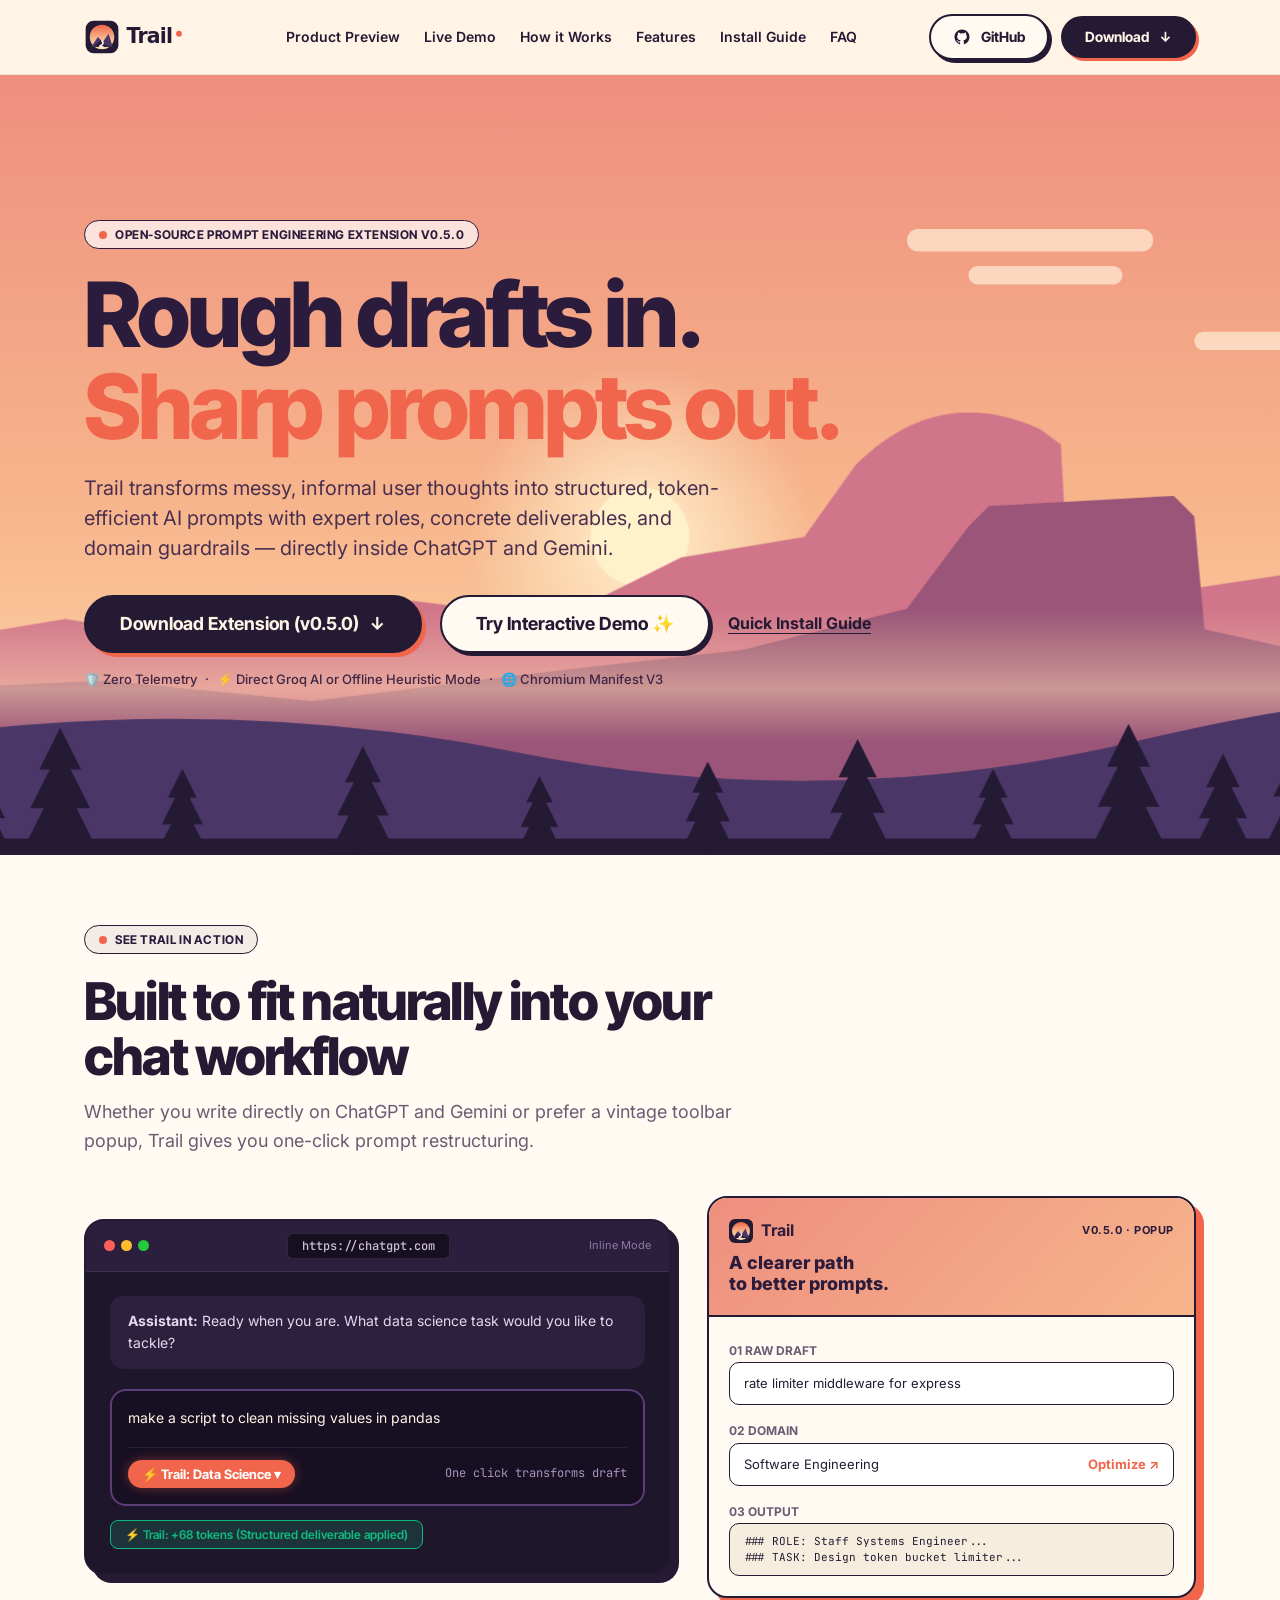
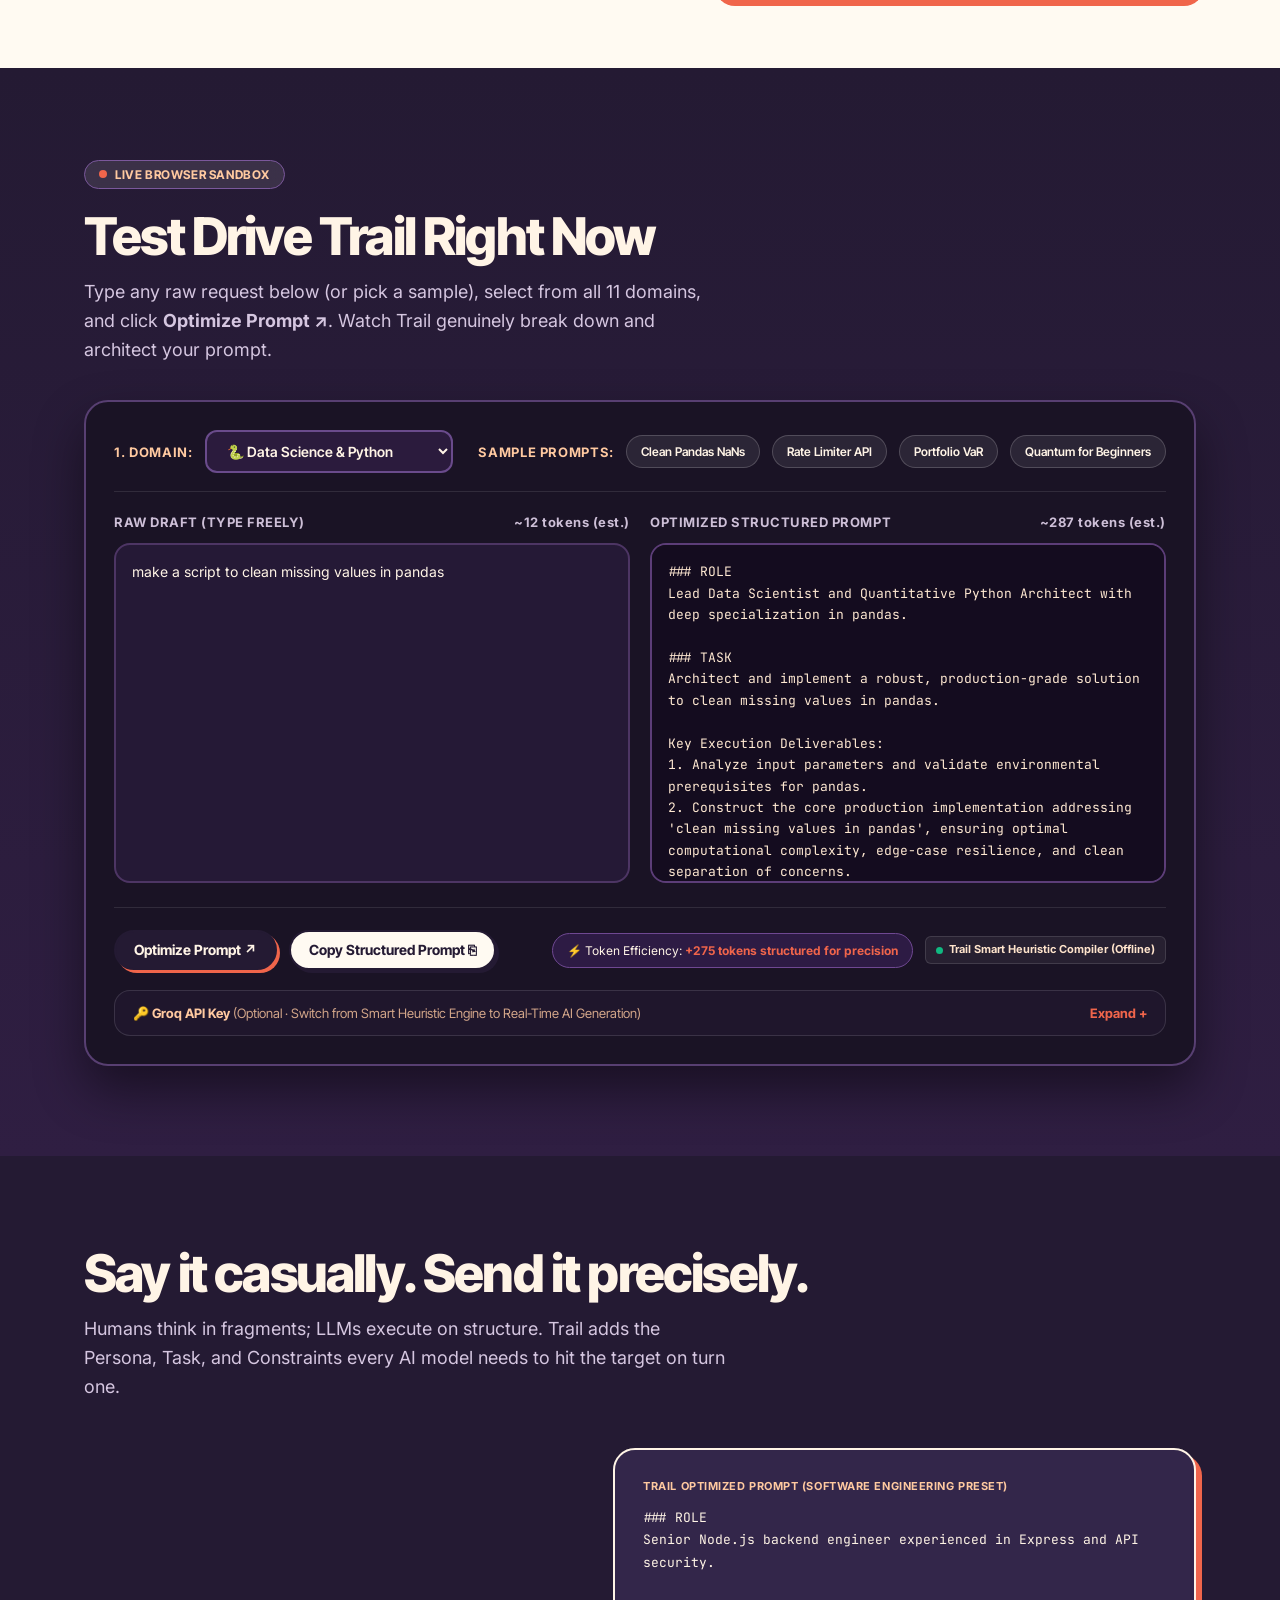
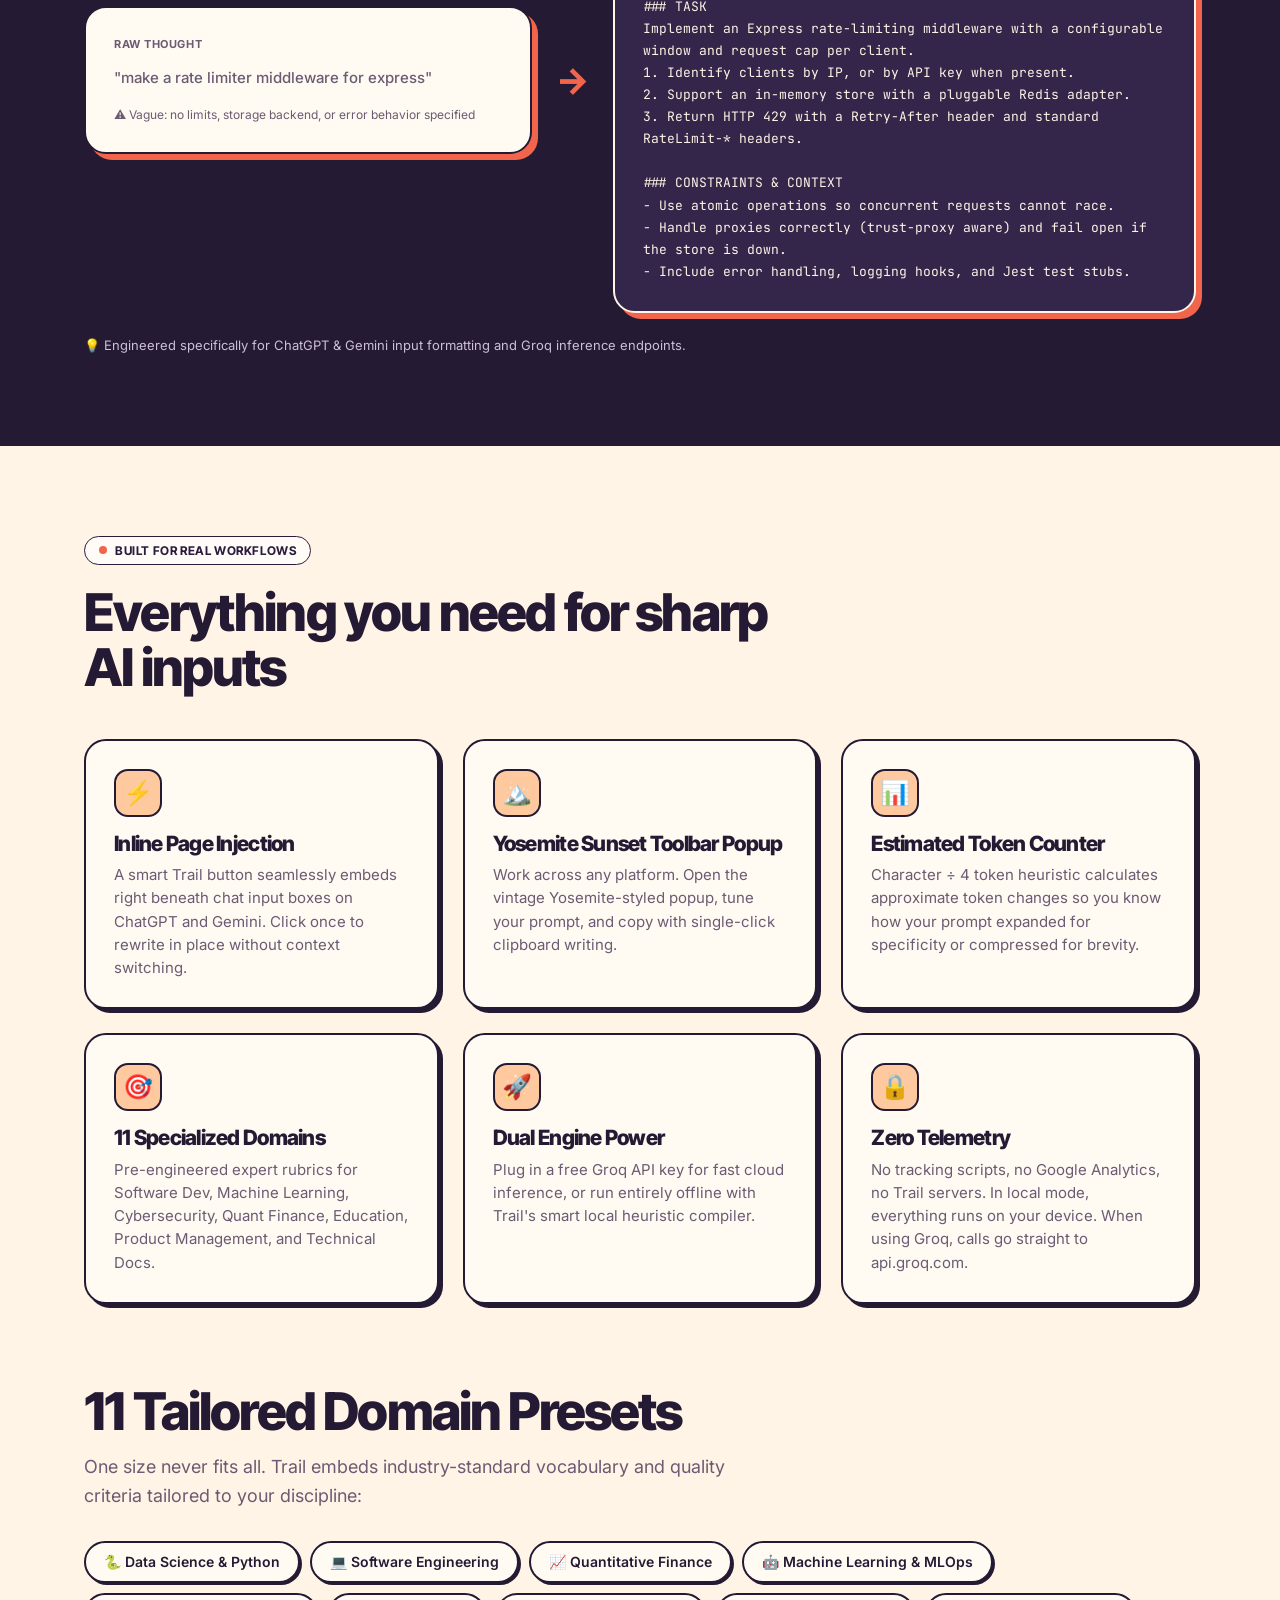
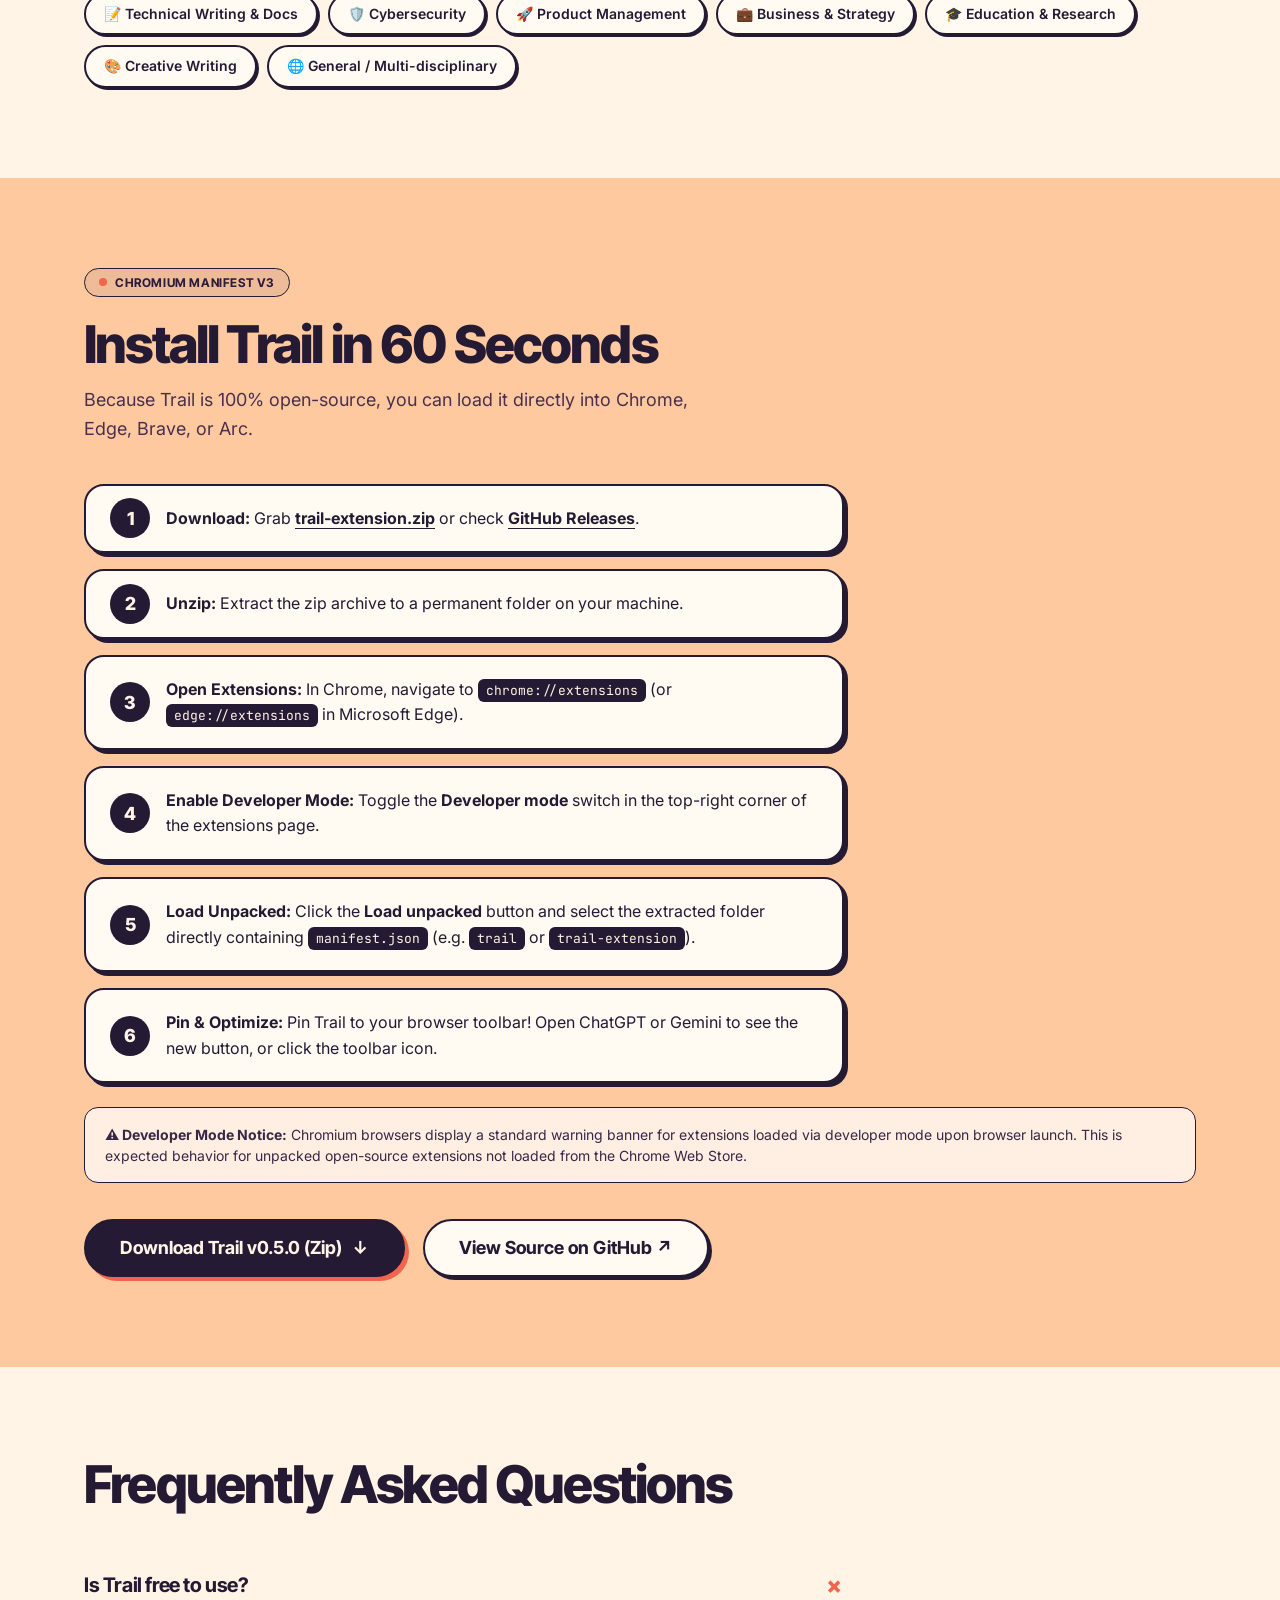
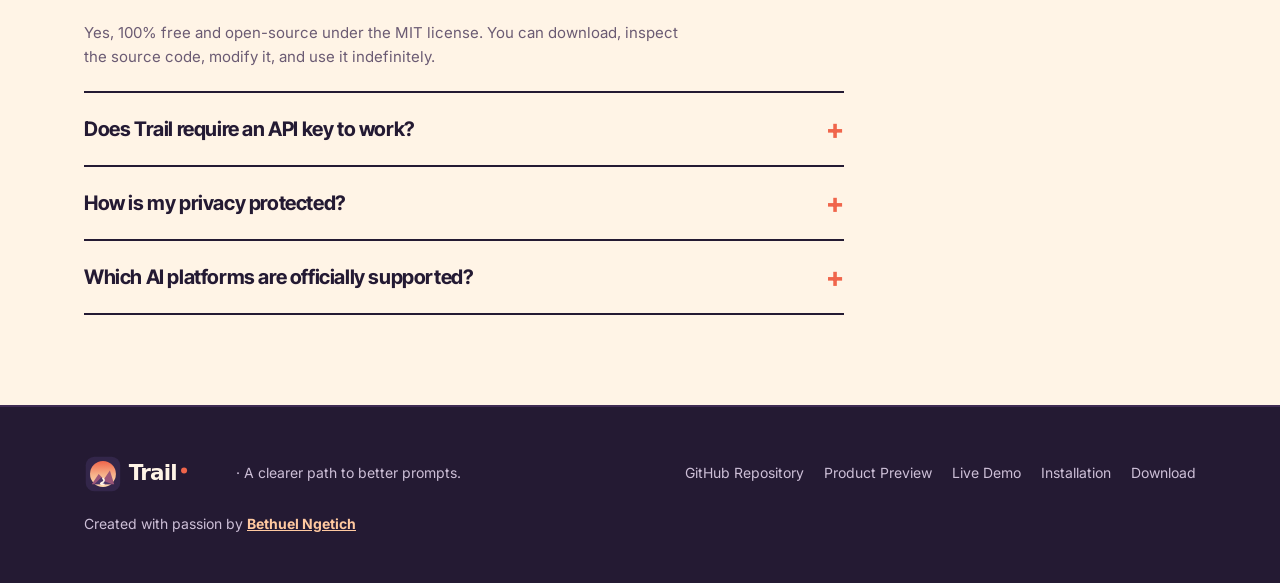
<file: index.html>
<!DOCTYPE html>
<html lang="en">
<head>
<meta charset="utf-8">
<meta name="viewport" content="width=device-width, initial-scale=1">
<title>Trail – Prompt Optimizer | A Clearer Path to Better Prompts</title>
<meta name="description" content="Trail transforms rough AI prompt drafts into structured, token-efficient inputs directly inside ChatGPT and Gemini. Free, open-source browser extension.">
<link rel="icon" href="assets/trail-mark.svg">
<link rel="canonical" href="https://bethuel369.github.io/Trail-extension/">

<!-- Open Graph / Facebook -->
<meta property="og:type" content="website">
<meta property="og:url" content="https://bethuel369.github.io/Trail-extension/">
<meta property="og:title" content="Trail – Prompt Optimizer | A Clearer Path to Better Prompts">
<meta property="og:description" content="Transforms sloppy AI prompt drafts into structured, token-efficient inputs directly inside ChatGPT and Gemini.">
<meta property="og:image" content="https://bethuel369.github.io/Trail-extension/icons/icon-128.png">

<!-- Twitter Card -->
<meta name="twitter:card" content="summary">
<meta name="twitter:url" content="https://bethuel369.github.io/Trail-extension/">
<meta name="twitter:title" content="Trail – Prompt Optimizer">
<meta name="twitter:description" content="Transforms sloppy AI prompt drafts into structured, token-efficient inputs directly inside ChatGPT and Gemini.">
<meta name="twitter:image" content="https://bethuel369.github.io/Trail-extension/icons/icon-128.png">

<link rel="preconnect" href="https://fonts.googleapis.com">
<link rel="preconnect" href="https://fonts.gstatic.com" crossorigin>
<link href="https://fonts.googleapis.com/css2?family=Inter+Tight:wght@600;700;800;900&family=Inter:wght@400;500;600;700&family=JetBrains+Mono:wght@400;500;600&display=swap" rel="stylesheet">
<style>
:root{
  --cream:#FFF4E6;
  --paper:#FFFAF2;
  --ink:#241A33;
  --plum:#2B1B3D;
  --coral:#F0654B;
  --peach:#FFC9A0;
  --soft-peach:#FFE4CC;
  --muted:#6B5B73;
  --card-border:#3A2750;
  --accent-green:#10B981;
  --accent-purple:#8B5CF6;
  --f:"Inter Tight","Helvetica Neue",Arial,sans-serif;
  --b:Inter,"Helvetica Neue",Arial,sans-serif;
  --m:"JetBrains Mono",ui-monospace,Menlo,Consolas,monospace;
}
*{box-sizing:border-box;margin:0;padding:0}
html{scroll-behavior:smooth}
body{font:16px/1.6 var(--b);color:var(--ink);background:var(--cream);-webkit-font-smoothing:antialiased;overflow-x:hidden}
a{color:inherit}
.wrap{max-width:1160px;margin:0 auto;padding:0 24px}
h1,h2,h3{font-family:var(--f);letter-spacing:-.035em;line-height:1.06;font-weight:800}
:focus-visible{outline:3px solid var(--coral);outline-offset:3px}

/* Buttons */
.btn{position:relative;isolation:isolate;overflow:hidden;display:inline-flex;align-items:center;justify-content:center;gap:10px;padding:12px 22px;border:2px solid var(--ink);border-radius:999px;background:var(--ink);color:var(--cream);font:700 14px/1 var(--f);text-decoration:none;box-shadow:3px 3px 0 var(--coral);transition:color .2s,transform .2s,box-shadow .2s;cursor:pointer}
.btn::before{content:"";position:absolute;inset:0;z-index:-1;background:var(--coral);transform:translateY(101%);transition:transform .25s cubic-bezier(.2,.7,.2,1)}
.btn:hover{color:var(--ink)}.btn:hover::before{transform:none}
.btn:active{transform:translate(2px,2px);box-shadow:1px 1px 0 var(--coral)}
.btn .arr{transition:transform .25s;display:inline-block}.btn:hover .arr{transform:translateY(3px)}
.btn-lg{padding:18px 34px;font-size:18px;box-shadow:4px 4px 0 var(--coral)}
.btn-secondary{background:var(--paper);color:var(--ink);border-color:var(--ink);box-shadow:3px 3px 0 var(--ink)}
.btn-secondary::before{background:var(--peach)}
.ulink{font-weight:700;text-underline-offset:4px;color:var(--ink);text-decoration:underline;transition:color .2s}
.ulink:hover{color:var(--coral)}

/* Nav */
nav{position:sticky;top:0;z-index:50;padding:14px 0;background:rgba(255,244,230,0.88);backdrop-filter:blur(12px);border-bottom:1px solid rgba(36,26,51,0.08)}
nav .wrap{display:flex;align-items:center;justify-content:space-between;gap:16px}
nav .nav-brand{display:flex;align-items:center;gap:10px;text-decoration:none}
nav .nav-brand img{height:36px;display:block}
nav ul{display:flex;align-items:center;gap:24px;list-style:none;font-weight:600;font-size:14px}
nav a{text-decoration:none;transition:color .2s}
nav ul a:hover{color:var(--coral)}
.nav-actions{display:flex;align-items:center;gap:12px}

/* Hero */
.hero{position:relative;min-height:min(92vh,780px);overflow:hidden;background:#F7B58C;display:flex;align-items:center}
.scene{position:absolute;inset:0;width:100%;height:100%;pointer-events:none}
.hero-copy{position:relative;z-index:2;width:100%;padding:60px 24px 80px;color:var(--plum)}
.pill-badge{display:inline-flex;align-items:center;gap:8px;padding:6px 14px;background:rgba(255,255,255,0.7);backdrop-filter:blur(6px);border:1.5px solid var(--plum);border-radius:999px;font:700 12px var(--f);letter-spacing:.05em;text-transform:uppercase;color:var(--plum);margin-bottom:20px}
.pill-dot{width:8px;height:8px;border-radius:50%;background:var(--coral);animation:pulse 2s infinite}
@keyframes pulse{0%,100%{opacity:1;transform:scale(1)}50%{opacity:.5;transform:scale(0.8)}}
.hero h1{font-size:clamp(44px,7.5vw,90px);margin-bottom:20px;max-width:9em;line-height:1.02}
.hero h1 span{color:var(--coral);display:inline-block}
.hero p{max-width:32em;font-size:20px;color:#4A2F4F;line-height:1.5}
.cta{display:flex;flex-wrap:wrap;align-items:center;gap:18px;margin-top:32px}
.note{margin-top:16px;font-size:13px;font-weight:500;color:#3E2545;display:flex;flex-wrap:wrap;align-items:center;gap:4px 8px}

/* Sections */
section{padding:90px 0}
.dark{background:var(--ink);color:var(--cream)}
h2{font-size:clamp(30px,4.5vw,52px);margin-bottom:14px;max-width:14em}
.lead{max-width:36em;font-size:18px;color:var(--muted);line-height:1.6}
.dark .lead{color:#D5C6E0}

/* Cards & Grid */
.grid{display:grid;grid-template-columns:repeat(3,1fr);gap:24px;margin-top:44px}
.card{background:var(--paper);color:var(--ink);border:2px solid var(--ink);border-radius:22px;padding:28px;box-shadow:4px 4px 0 var(--ink);transition:transform .2s,box-shadow .2s}
.card:hover{transform:translate(-2px,-2px);box-shadow:6px 6px 0 var(--coral)}
.card-icon{width:48px;height:48px;border-radius:14px;display:flex;align-items:center;justify-content:center;font-size:24px;background:var(--peach);margin-bottom:16px;border:2px solid var(--ink)}
.card h3{font-size:21px;margin-bottom:8px}
.card p{color:var(--muted);font-size:15px;line-height:1.55}

/* Product Showcase Visual Section */
.showcase-section{background:var(--paper);border-bottom:2px solid var(--ink);padding:70px 0}
.showcase-grid{display:grid;grid-template-columns:1.2fr 1fr;gap:36px;align-items:center;margin-top:40px}
.mockup-window{background:#1E162A;border:2px solid var(--ink);border-radius:20px;overflow:hidden;box-shadow:8px 8px 0 var(--ink)}
.mockup-header{background:#2C1F3D;padding:12px 18px;display:flex;align-items:center;justify-content:space-between;border-bottom:1px solid rgba(255,255,255,0.08)}
.mockup-dots{display:flex;gap:6px}
.mockup-dot{width:11px;height:11px;border-radius:50%}
.mockup-url{background:#160F20;color:#CDBFD7;font:500 12px var(--m);padding:4px 14px;border-radius:6px;border:1px solid rgba(255,255,255,0.1)}
.mockup-body{padding:24px;color:var(--cream)}
.mockup-chat-bubble{background:#2C203E;padding:14px 18px;border-radius:14px;margin-bottom:20px;font-size:14px;color:#E6D9EF}
.mockup-input-box{background:#170F22;border:2px solid #5C3D78;border-radius:16px;padding:16px;position:relative}
.mockup-input-text{font-size:14px;color:#FFF4E6;margin-bottom:18px}
.mockup-button-row{display:flex;align-items:center;justify-content:space-between;border-top:1px solid rgba(255,255,255,0.08);padding-top:12px}
.trail-mockup-pill{display:inline-flex;align-items:center;gap:8px;padding:6px 14px;border-radius:999px;background:#F0654B;color:#FFF;font:700 13px var(--f);box-shadow:0 0 12px rgba(240,101,75,0.4)}
.mockup-toast{margin-top:14px;display:inline-flex;align-items:center;gap:8px;padding:6px 14px;border-radius:8px;background:rgba(16,185,129,0.18);border:1px solid #10B981;color:#10B981;font:600 12px var(--f)}

.mockup-popup-box{background:#FFFAF2;border:2px solid var(--ink);border-radius:20px;overflow:hidden;box-shadow:8px 8px 0 var(--coral)}
.mockup-popup-header{background:linear-gradient(135deg,#EE8F7E,#F7B58C);padding:20px;border-bottom:2px solid var(--ink);color:var(--plum)}
.mockup-popup-body{padding:20px;display:flex;flex-direction:column;gap:12px}
.mockup-popup-step{font-size:12px;font-weight:700;color:var(--muted);text-transform:uppercase}
.mockup-popup-input{background:#FFF;border:1.5px solid var(--ink);border-radius:10px;padding:10px 14px;font-size:13px;color:var(--ink)}

/* Interactive Playground */
.playground-section{background:linear-gradient(180deg,#241A33 0%,#2F1E42 100%);color:var(--cream);position:relative}
.playground-box{margin-top:36px;background:#1A1325;border:2px solid #583F72;border-radius:24px;padding:28px;box-shadow:0 24px 50px rgba(0,0,0,0.45)}
.pg-top{display:flex;flex-wrap:wrap;gap:16px;align-items:center;justify-content:space-between;margin-bottom:20px;padding-bottom:18px;border-bottom:1px solid rgba(255,255,255,0.1)}
.pg-controls{display:flex;flex-wrap:wrap;align-items:center;gap:12px}
.pg-label{font-size:13px;font-weight:700;color:var(--peach);text-transform:uppercase;letter-spacing:.05em}
.pg-select{padding:10px 16px;border-radius:12px;background:#2B1B3D;color:var(--cream);border:2px solid #6A4B8C;font:600 14px var(--f);cursor:pointer;outline:none;transition:border-color .2s}
.pg-select:focus{border-color:var(--coral)}
.pg-sample-btn{padding:8px 14px;background:rgba(255,255,255,0.08);border:1px solid rgba(255,255,255,0.18);border-radius:999px;color:var(--cream);font:600 12px var(--f);cursor:pointer;transition:all .2s}
.pg-sample-btn:hover{background:var(--coral);border-color:var(--coral);color:#FFF}

.pg-grid{display:grid;grid-template-columns:1fr 1fr;gap:20px}
.pg-panel{display:flex;flex-direction:column;gap:10px}
.pg-panel-head{display:flex;align-items:center;justify-content:space-between;font-size:13px;font-weight:700;color:#CDBFD7;letter-spacing:.04em}
.pg-textarea{width:100%;height:340px;padding:16px;border-radius:16px;background:#251936;color:var(--cream);border:2px solid #4D3564;font:14px/1.6 var(--b);resize:none;outline:none;transition:border-color .2s}
.pg-textarea:focus{border-color:var(--coral)}
.pg-result{width:100%;height:340px;padding:16px;border-radius:16px;background:#140C1F;color:#FFE9D2;border:2px solid #5C3D78;font:13px/1.65 var(--m);white-space:pre-wrap;overflow-y:auto;position:relative}

/* Optional API drawer */
.pg-api-details{max-width:none;margin-top:20px;border:1.5px solid rgba(255,255,255,0.12);border-radius:16px;background:rgba(36,26,51,0.6);padding:14px 18px}
.pg-api-details summary{color:var(--peach);font:700 13px var(--f);cursor:pointer;display:flex;align-items:center;justify-content:space-between;outline:none}
.pg-api-details summary::-webkit-details-marker{display:none}
.pg-api-details summary::after{display:none}
.pg-api-details summary{padding:0;gap:16px;letter-spacing:0}
.pg-api-details[open]{background:rgba(36,26,51,0.85)}
.pg-api-drawer{margin-top:14px;display:flex;flex-direction:column;gap:10px}
.pg-api-drawer p{font-size:13px;color:#CDBFD7}
.pg-api-row{display:flex;flex-wrap:wrap;gap:12px;align-items:center}
.pg-api-input{flex:1;min-width:240px;padding:10px 14px;border-radius:10px;background:#170E22;border:1.5px solid #634382;color:var(--cream);font:13px var(--m);outline:none}
.pg-api-input:focus{border-color:var(--coral)}
.pg-key-link{font-size:13px;color:var(--peach);font-weight:700;text-decoration:none}
.pg-key-link:hover{text-decoration:underline}

.pg-bottom{display:flex;flex-wrap:wrap;align-items:center;justify-content:space-between;gap:16px;margin-top:24px;padding-top:22px;border-top:1px solid rgba(255,255,255,0.1)}
.pg-actions{display:flex;gap:12px;flex-wrap:wrap}
.pg-status{display:flex;align-items:center;gap:12px;flex-wrap:wrap}
.playground-section .lead{color:#D5C6E0}
.pg-bottom .btn{padding:11px 18px}
.pg-bottom .token-badge{padding:7px 14px;font-size:12px}
.pg-bottom .engine-indicator{font-size:11px}
.token-badge{display:inline-flex;align-items:center;gap:10px;padding:8px 18px;border-radius:999px;background:#2D1B44;border:1.5px solid #6F4892;font-size:13px;color:var(--cream)}
.token-badge b{color:var(--coral)}
.engine-indicator{display:inline-flex;align-items:center;gap:6px;font-size:12px;font-weight:700;padding:4px 10px;border-radius:6px;background:rgba(255,255,255,0.06);color:#FFE4CC;border:1px solid rgba(255,255,255,0.12)}
.engine-indicator .dot{width:7px;height:7px;border-radius:50%;background:#10B981}

/* Before / After Section */
.demo{display:grid;grid-template-columns:1fr auto 1.3fr;gap:24px;align-items:center;margin-top:46px}
.demo .card{box-shadow:6px 6px 0 var(--coral)}
.demo small{display:block;margin-bottom:12px;font-weight:700;color:var(--muted);text-transform:uppercase;font-size:11px;letter-spacing:.05em}
.demo .out{background:#33264A;color:var(--cream);border-color:var(--cream)}.demo .out small{color:var(--peach)}
pre{font:13px/1.7 var(--m);white-space:pre-wrap}.raw{font-size:18px;line-height:1.5;font-weight:500}
.mid{font:800 36px var(--f);color:var(--coral)}
.fine{margin-top:22px;font-size:13px;color:#CDBFD7}

/* Chips */
.chips{display:flex;flex-wrap:wrap;gap:10px;margin-top:30px}
.chips span{padding:8px 18px;border:2px solid var(--ink);border-radius:999px;background:var(--paper);font-weight:600;font-size:14px;box-shadow:2px 2px 0 var(--ink);transition:all .2s;cursor:default}
.chips span:hover{background:var(--peach);transform:translateY(-2px)}

/* Install steps */
.install{background:var(--peach);position:relative}
ol{list-style:none;padding:0;margin-top:40px;display:grid;gap:16px;counter-reset:s;max-width:760px}
ol li{counter-increment:s;position:relative;padding:20px 24px 20px 80px;background:var(--paper);border:2px solid var(--ink);border-radius:20px;box-shadow:4px 4px 0 var(--ink)}
ol li::before{content:counter(s);position:absolute;left:24px;top:50%;transform:translateY(-50%);display:grid;place-items:center;width:40px;height:40px;border-radius:50%;background:var(--ink);color:var(--cream);font:800 18px var(--f)}
code{font:13px var(--m);padding:3px 8px;border-radius:6px;background:var(--ink);color:var(--cream)}
.dev-mode-callout{margin-top:24px;padding:16px 20px;border-radius:14px;background:rgba(255,255,255,0.7);border:1.5px solid var(--ink);font-size:14px;color:#3A2645;line-height:1.5}

/* FAQ */
details{max-width:760px;border-bottom:2px solid var(--ink);transition:background .2s}
details summary{display:flex;justify-content:space-between;align-items:center;gap:16px;padding:22px 0;list-style:none;cursor:pointer;font:700 20px var(--f);letter-spacing:-.02em}
details summary::-webkit-details-marker{display:none}
details summary::after{content:"+";font-size:28px;line-height:1;transition:transform .25s;color:var(--coral)}
details[open] summary::after{transform:rotate(45deg)}
details p{padding:0 0 22px;color:var(--muted);max-width:40em;font-size:15px;line-height:1.6}

/* Footer */
footer{padding:48px 0;background:var(--ink);color:#CDBFD7;font-size:14px;border-top:2px solid #3F2C54}
footer .wrap{display:flex;flex-wrap:wrap;align-items:center;justify-content:space-between;gap:20px}
footer .foot-links{display:flex;gap:20px;list-style:none}
footer .foot-links a{color:#CDBFD7;text-decoration:none;transition:color .2s}
footer .foot-links a:hover{color:var(--coral)}
footer img{height:38px}

@media(max-width:860px){
  nav ul{display:none}
  .grid,.demo,.pg-grid,.showcase-grid{grid-template-columns:1fr}
  .mid{transform:rotate(90deg);justify-self:center}
  section{padding:64px 0}
  .hero-copy{padding-top:40px}
  .playground-box{padding:20px}
  .hero-copy{padding:40px 24px 64px}
  .pg-textarea,.pg-result{height:260px}
}
@media(max-width:560px){
  .nav-actions .btn-secondary{display:none}
  nav .nav-brand img{height:32px}
  .btn-lg{padding:16px 26px;font-size:16px}
  .hero p{font-size:18px}
  .mockup-button-row{flex-wrap:wrap;gap:8px}
  .note{font-size:0;flex-direction:column;align-items:flex-start;gap:6px}
  .note span{font-size:13px}
  .hero-copy{padding-bottom:110px}
  .pg-controls{width:100%}
  .pg-select{width:100%}
  .pg-top{flex-direction:column;align-items:flex-start}
  .pg-actions,.pg-actions .btn{width:100%}
  .pg-bottom{flex-direction:column;align-items:stretch}
  .pg-api-details summary{flex-direction:column;align-items:flex-start;gap:6px}
  .pg-api-input{min-width:0;width:100%}
  .showcase-grid .mockup-popup-box{box-shadow:5px 5px 0 var(--coral)}
  .mockup-window{box-shadow:5px 5px 0 var(--ink)}
}
@media(prefers-reduced-motion:reduce){
  *,::before,::after{transition-duration:.01ms!important;scroll-behavior:auto!important}
}
</style>
</head>
<body>

<!-- Navigation -->
<nav>
  <div class="wrap">
    <a href="#top" class="nav-brand" aria-label="Trail home">
      <img src="assets/trail-logo.svg" alt="Trail logo">
    </a>
    <ul>
      <li><a href="#showcase">Product Preview</a></li>
      <li><a href="#demo">Live Demo</a></li>
      <li><a href="#how">How it Works</a></li>
      <li><a href="#features">Features</a></li>
      <li><a href="#install">Install Guide</a></li>
      <li><a href="#faq">FAQ</a></li>
    </ul>
    <div class="nav-actions">
      <a class="btn btn-secondary" href="https://github.com/Bethuel369/Trail-extension" target="_blank" rel="noopener noreferrer">
        <svg width="18" height="18" viewBox="0 0 24 24" fill="currentColor" aria-hidden="true"><path fill-rule="evenodd" clip-rule="evenodd" d="M12 2C6.477 2 2 6.484 2 12.017c0 4.425 2.865 8.18 6.839 9.504.5.092.682-.217.682-.483 0-.237-.008-.868-.013-1.703-2.782.605-3.369-1.343-3.369-1.343-.454-1.158-1.11-1.466-1.11-1.466-.908-.62.069-.608.069-.608 1.003.07 1.53 1.032 1.53 1.032.892 1.53 2.341 1.088 2.91.832.092-.647.35-1.088.636-1.338-2.22-.253-4.555-1.113-4.555-4.951 0-1.093.39-1.988 1.029-2.688-.103-.253-.446-1.272.098-2.65 0 0 .84-.27 2.75 1.026A9.564 9.564 0 0112 6.844c.85.004 1.705.115 2.504.337 1.909-1.296 2.747-1.027 2.747-1.027.546 1.379.202 2.398.1 2.651.64.7 1.028 1.595 1.028 2.688 0 3.848-2.339 4.695-4.566 4.943.359.309.678.92.678 1.855 0 1.338-.012 2.419-.012 2.747 0 .268.18.58.688.482A10.019 10.019 0 0022 12.017C22 6.484 17.522 2 12 2z"/></svg>
        GitHub
      </a>
      <a class="btn" href="trail-extension.zip" download>Download <span class="arr">↓</span></a>
    </div>
  </div>
</nav>

<!-- Hero Section with Yosemite Mountain Panorama -->
<header class="hero" id="top">
  <svg class="scene" viewBox="0 0 1440 760" preserveAspectRatio="xMidYMax slice" aria-hidden="true" focusable="false">
    <defs>
      <linearGradient id="sky" x1="0" y1="0" x2="0" y2="1"><stop offset="0" stop-color="#EE8F7E"/><stop offset=".55" stop-color="#F7B58C"/><stop offset="1" stop-color="#FFDDB0"/></linearGradient>
      <radialGradient id="glow"><stop offset="0" stop-color="#FFF3CF" stop-opacity=".95"/><stop offset="1" stop-color="#FFF3CF" stop-opacity="0"/></radialGradient>
      <linearGradient id="mist" x1="0" y1="0" x2="0" y2="1"><stop offset="0" stop-color="#FFD9B0" stop-opacity="0"/><stop offset=".6" stop-color="#FFD9B0" stop-opacity=".5"/><stop offset="1" stop-color="#FFD9B0" stop-opacity="0"/></linearGradient>
      <symbol id="pine" viewBox="0 0 24 44"><polygon points="12,0 19,14 15.5,14 22,27 17.5,27 24,40 13.5,40 13.5,44 10.5,44 10.5,40 0,40 6.5,27 2,27 8.5,14 5,14"/></symbol>
    </defs>
    <rect width="1440" height="760" fill="url(#sky)"/>
    <g data-speed=".05"><circle cx="720" cy="450" r="170" fill="url(#glow)"/><circle cx="720" cy="450" r="48" fill="#FFF1C9"/></g>
    <g data-speed=".08" fill="#FFE9D2" opacity=".75"><rect x="980" y="150" width="240" height="22" rx="11"/><rect x="1040" y="186" width="150" height="18" rx="9"/><rect x="1260" y="250" width="140" height="18" rx="9"/></g>
    <g data-speed=".12"><path fill="#D1768A" d="M-20 600 L-20 560 L160 530 L320 555 L480 510 L640 530 L760 470 L880 450 L930 380 Q1010 300 1110 345 L1130 360 L1136 470 L1260 500 L1460 470 L1460 760 L-20 760Z"/></g>
    <g data-speed=".2"><path fill="#9A5578" d="M-20 640 L-20 600 L200 590 L400 610 L600 585 L820 560 L980 520 L1040 440 L1060 420 L1240 410 L1260 430 L1270 540 L1360 560 L1460 545 L1460 760 L-20 760Z"/></g>
    <rect y="520" width="1440" height="130" fill="url(#mist)"/>
    <g data-speed=".3"><path fill="#4A3768" d="M-20 700 L-20 650 Q300 600 600 660 T1200 650 T1460 640 L1460 760 L-20 760Z"/></g>
    <g data-speed=".42" fill="#241A33"><rect x="-20" y="744" width="1480" height="30"/>
      <use href="#pine" x="-10" y="617" width="80" height="147"/><use href="#pine" x="50" y="661" width="56" height="103"/><use href="#pine" x="120" y="636" width="70" height="128"/><use href="#pine" x="250" y="676" width="48" height="88"/><use href="#pine" x="420" y="654" width="60" height="110"/><use href="#pine" x="600" y="683" width="44" height="81"/><use href="#pine" x="760" y="669" width="52" height="95"/><use href="#pine" x="900" y="647" width="64" height="117"/><use href="#pine" x="1040" y="676" width="48" height="88"/><use href="#pine" x="1160" y="632" width="72" height="132"/><use href="#pine" x="1260" y="661" width="56" height="103"/><use href="#pine" x="1330" y="606" width="86" height="158"/><use href="#pine" x="1390" y="636" width="70" height="128"/>
    </g>
  </svg>
  <div class="wrap hero-copy" data-speed=".14">
    <div class="pill-badge"><span class="pill-dot"></span> Open-Source Prompt Engineering Extension v0.5.0</div>
    <h1>Rough drafts in.<br><span>Sharp prompts out.</span></h1>
    <p>Trail transforms messy, informal user thoughts into structured, token-efficient AI prompts with expert roles, concrete deliverables, and domain guardrails — directly inside ChatGPT and Gemini.</p>
    <div class="cta">
      <a class="btn btn-lg" href="trail-extension.zip" download>Download Extension (v0.5.0) <span class="arr">↓</span></a>
      <a class="btn btn-secondary btn-lg" href="#demo">Try Interactive Demo ✨</a>
      <a class="ulink" href="#install">Quick Install Guide</a>
    </div>
    <div class="note">
      <span>🛡️ Zero Telemetry</span> · <span>⚡ Direct Groq AI or Offline Heuristic Mode</span> · <span>🌐 Chromium Manifest V3</span>
    </div>
  </div>
</header>

<!-- Visual Product Showcase Section -->
<section class="showcase-section" id="showcase">
  <div class="wrap">
    <div class="pill-badge" style="background:rgba(36,26,51,0.06);border-color:var(--ink)"><span class="pill-dot"></span> See Trail in Action</div>
    <h2>Built to fit naturally into your chat workflow</h2>
    <p class="lead">Whether you write directly on ChatGPT and Gemini or prefer a vintage toolbar popup, Trail gives you one-click prompt restructuring.</p>

    <div class="showcase-grid">
      <!-- Mockup 1: In-Page Injection -->
      <div class="mockup-window">
        <div class="mockup-header">
          <div class="mockup-dots">
            <span class="mockup-dot" style="background:#FF5F56"></span>
            <span class="mockup-dot" style="background:#FFBD2E"></span>
            <span class="mockup-dot" style="background:#27C93F"></span>
          </div>
          <span class="mockup-url">https://chatgpt.com</span>
          <span style="font-size:11px;color:#8E79A5">Inline Mode</span>
        </div>
        <div class="mockup-body">
          <div class="mockup-chat-bubble">
            <strong>Assistant:</strong> Ready when you are. What data science task would you like to tackle?
          </div>
          <div class="mockup-input-box">
            <div class="mockup-input-text">make a script to clean missing values in pandas</div>
            <div class="mockup-button-row">
              <div class="trail-mockup-pill">
                <span>⚡ Trail: Data Science ▾</span>
              </div>
              <span style="font-size:12px;color:#A894BE;font-family:var(--m)">One click transforms draft</span>
            </div>
          </div>
          <div class="mockup-toast">
            <span>⚡ Trail: +68 tokens (Structured deliverable applied)</span>
          </div>
        </div>
      </div>

      <!-- Mockup 2: Toolbar Popup -->
      <div class="mockup-popup-box">
        <div class="mockup-popup-header">
          <div style="display:flex;align-items:center;justify-content:space-between">
            <div style="display:flex;align-items:center;gap:8px">
              <img src="assets/trail-mark.svg" width="24" height="24" alt="">
              <strong style="font-size:16px">Trail</strong>
            </div>
            <span style="font-size:11px;font-weight:700;letter-spacing:.05em">V0.5.0 · POPUP</span>
          </div>
          <div style="font-size:18px;font-weight:800;margin-top:10px;line-height:1.15">A clearer path<br>to better prompts.</div>
        </div>
        <div class="mockup-popup-body">
          <div>
            <span class="mockup-popup-step">01 Raw Draft</span>
            <div class="mockup-popup-input">rate limiter middleware for express</div>
          </div>
          <div>
            <span class="mockup-popup-step">02 Domain</span>
            <div class="mockup-popup-input" style="display:flex;justify-content:space-between;align-items:center">
              <span>Software Engineering</span>
              <span style="color:var(--coral);font-weight:700">Optimize ↗</span>
            </div>
          </div>
          <div>
            <span class="mockup-popup-step">03 Output</span>
            <div class="mockup-popup-input" style="font-family:var(--m);font-size:11px;line-height:1.4;background:#F5EDDE">
              ### ROLE: Staff Systems Engineer...<br>### TASK: Design token bucket limiter...
            </div>
          </div>
        </div>
      </div>
    </div>
  </div>
</section>

<!-- Interactive Live Playground Section -->
<section class="playground-section" id="demo">
  <div class="wrap">
    <div class="pill-badge" style="background:rgba(255,255,255,0.1);color:var(--peach);border-color:#7B589C"><span class="pill-dot"></span> Live Browser Sandbox</div>
    <h2>Test Drive Trail Right Now</h2>
    <p class="lead">Type any raw request below (or pick a sample), select from all 11 domains, and click <b>Optimize Prompt ↗</b>. Watch Trail genuinely break down and architect your prompt.</p>

    <div class="playground-box">
      <div class="pg-top">
        <div class="pg-controls">
          <span class="pg-label">1. Domain:</span>
          <select id="pgDomain" class="pg-select">
            <option value="data_science">🐍 Data Science &amp; Python</option>
            <option value="software_engineering">💻 Software Engineering</option>
            <option value="quant_finance">📈 Quantitative Finance</option>
            <option value="machine_learning">🤖 Machine Learning &amp; MLOps</option>
            <option value="technical_writing">📝 Technical Writing &amp; Docs</option>
            <option value="cybersecurity">🛡️ Cybersecurity</option>
            <option value="product_management">🚀 Product Management</option>
            <option value="business_strategy">💼 Business &amp; Strategy</option>
            <option value="education_research">🎓 Education &amp; Research</option>
            <option value="creative_writing">🎨 Creative Writing</option>
            <option value="general">🌐 General / Default</option>
          </select>
        </div>
        <div class="pg-controls">
          <span class="pg-label">Sample Prompts:</span>
          <button type="button" class="pg-sample-btn" data-sample="pandas">Clean Pandas NaNs</button>
          <button type="button" class="pg-sample-btn" data-sample="api">Rate Limiter API</button>
          <button type="button" class="pg-sample-btn" data-sample="finance">Portfolio VaR</button>
          <button type="button" class="pg-sample-btn" data-sample="education">Quantum for Beginners</button>
        </div>
      </div>

      <div class="pg-grid">
        <div class="pg-panel">
          <div class="pg-panel-head">
            <span>RAW DRAFT (TYPE FREELY)</span>
            <span id="rawTokenCounter">~10 tokens (est.)</span>
          </div>
          <textarea id="pgRawInput" class="pg-textarea" placeholder="Type any rough request (e.g. make a script to clean missing values in pandas)...">make a script to clean missing values in pandas</textarea>
        </div>

        <div class="pg-panel">
          <div class="pg-panel-head">
            <span>OPTIMIZED STRUCTURED PROMPT</span>
            <span id="outTokenCounter">~85 tokens (est.)</span>
          </div>
          <div id="pgOutput" class="pg-result"></div>
        </div>
      </div>

      <div class="pg-bottom">
        <div class="pg-actions">
          <button type="button" class="btn" id="pgRunBtn">Optimize Prompt ↗</button>
          <button type="button" class="btn btn-secondary" id="pgCopyBtn">Copy Structured Prompt ⎘</button>
        </div>
        <div class="pg-status">
          <div class="token-badge" id="tokenDeltaBadge">
            <span>⚡ Token Efficiency: <b id="tokenDeltaText">+75 tokens structured for precision</b></span>
          </div>
          <div class="engine-indicator" id="engineBadge">
            <span class="dot"></span> <span id="engineBadgeText">Trail Smart Heuristic Compiler</span>
          </div>
        </div>
      </div>

      <!-- Optional Groq AI Connection -->
      <details class="pg-api-details">
        <summary>
          <span>🔑 Groq API Key <span style="font-weight:400;opacity:0.8">(Optional · Switch from Smart Heuristic Engine to Real-Time AI Generation)</span></span>
          <span style="color:var(--coral);font-weight:700">Expand +</span>
        </summary>
        <div class="pg-api-drawer">
          <p>By default, the sandbox uses Trail's built-in client-side Smart Heuristic Compiler. If you want full generative AI rewrites, paste a free key from Groq Console. Calls are made directly from your browser over HTTPS to Groq's API endpoint.</p>
          <div class="pg-api-row">
            <input type="password" id="pgApiKey" class="pg-api-input" placeholder="Paste Groq API key here (gsk_...)" autocomplete="off">
            <a href="https://console.groq.com/keys" target="_blank" rel="noopener noreferrer" class="pg-key-link">Get Free Groq Key ↗</a>
          </div>
        </div>
      </details>
    </div>
  </div>
</section>

<!-- How It Works Section -->
<section class="dark" id="how">
  <div class="wrap">
    <h2>Say it casually. Send it precisely.</h2>
    <p class="lead">Humans think in fragments; LLMs execute on structure. Trail adds the Persona, Task, and Constraints every AI model needs to hit the target on turn one.</p>
    
    <div class="demo">
      <div class="card">
        <small>Raw Thought</small>
        <p class="raw">"make a rate limiter middleware for express"</p>
        <div style="margin-top:16px;font-size:12px;color:var(--muted)">⚠️ Vague: no limits, storage backend, or error behavior specified</div>
      </div>
      <div class="mid" aria-hidden="true">→</div>
      <div class="card out">
        <small>Trail Optimized Prompt (Software Engineering Preset)</small>
<pre>### ROLE
Senior Node.js backend engineer experienced in Express and API security.

### TASK
Implement an Express rate-limiting middleware with a configurable window and request cap per client.
1. Identify clients by IP, or by API key when present.
2. Support an in-memory store with a pluggable Redis adapter.
3. Return HTTP 429 with a Retry-After header and standard RateLimit-* headers.

### CONSTRAINTS &amp; CONTEXT
- Use atomic operations so concurrent requests cannot race.
- Handle proxies correctly (trust-proxy aware) and fail open if the store is down.
- Include error handling, logging hooks, and Jest test stubs.</pre>
      </div>
    </div>
    <p class="fine">💡 Engineered specifically for ChatGPT &amp; Gemini input formatting and Groq inference endpoints.</p>
  </div>
</section>

<!-- Features Grid -->
<section id="features">
  <div class="wrap">
    <div class="pill-badge"><span class="pill-dot"></span> Built For Real Workflows</div>
    <h2>Everything you need for sharp AI inputs</h2>
    <div class="grid">
      <div class="card">
        <div class="card-icon">⚡</div>
        <h3>Inline Page Injection</h3>
        <p>A smart Trail button seamlessly embeds right beneath chat input boxes on ChatGPT and Gemini. Click once to rewrite in place without context switching.</p>
      </div>
      <div class="card">
        <div class="card-icon">🏔️</div>
        <h3>Yosemite Sunset Toolbar Popup</h3>
        <p>Work across any platform. Open the vintage Yosemite-styled popup, tune your prompt, and copy with single-click clipboard writing.</p>
      </div>
      <div class="card">
        <div class="card-icon">📊</div>
        <h3>Estimated Token Counter</h3>
        <p>Character ÷ 4 token heuristic calculates approximate token changes so you know how your prompt expanded for specificity or compressed for brevity.</p>
      </div>
      <div class="card">
        <div class="card-icon">🎯</div>
        <h3>11 Specialized Domains</h3>
        <p>Pre-engineered expert rubrics for Software Dev, Machine Learning, Cybersecurity, Quant Finance, Education, Product Management, and Technical Docs.</p>
      </div>
      <div class="card">
        <div class="card-icon">🚀</div>
        <h3>Dual Engine Power</h3>
        <p>Plug in a free Groq API key for fast cloud inference, or run entirely offline with Trail's smart local heuristic compiler.</p>
      </div>
      <div class="card">
        <div class="card-icon">🔒</div>
        <h3>Zero Telemetry</h3>
        <p>No tracking scripts, no Google Analytics, no Trail servers. In local mode, everything runs on your device. When using Groq, calls go straight to api.groq.com.</p>
      </div>
    </div>

    <h2 style="margin-top:80px">11 Tailored Domain Presets</h2>
    <p class="lead">One size never fits all. Trail embeds industry-standard vocabulary and quality criteria tailored to your discipline:</p>
    <div class="chips">
      <span>🐍 Data Science &amp; Python</span>
      <span>💻 Software Engineering</span>
      <span>📈 Quantitative Finance</span>
      <span>🤖 Machine Learning &amp; MLOps</span>
      <span>📝 Technical Writing &amp; Docs</span>
      <span>🛡️ Cybersecurity</span>
      <span>🚀 Product Management</span>
      <span>💼 Business &amp; Strategy</span>
      <span>🎓 Education &amp; Research</span>
      <span>🎨 Creative Writing</span>
      <span>🌐 General / Multi-disciplinary</span>
    </div>
  </div>
</section>

<!-- Install Guide -->
<section class="install" id="install">
  <div class="wrap">
    <div class="pill-badge" style="background:rgba(36,26,51,0.08);border-color:var(--ink)"><span class="pill-dot"></span> Chromium Manifest V3</div>
    <h2>Install Trail in 60 Seconds</h2>
    <p class="lead" style="color:#4A2F4F">Because Trail is 100% open-source, you can load it directly into Chrome, Edge, Brave, or Arc.</p>
    
    <ol>
      <li>
        <strong>Download:</strong> Grab <a class="ulink" href="trail-extension.zip" download>trail-extension.zip</a> or check <a class="ulink" href="https://github.com/Bethuel369/Trail-extension/releases" target="_blank" rel="noopener noreferrer">GitHub Releases</a>.
      </li>
      <li>
        <strong>Unzip:</strong> Extract the zip archive to a permanent folder on your machine.
      </li>
      <li>
        <strong>Open Extensions:</strong> In Chrome, navigate to <code>chrome://extensions</code> (or <code>edge://extensions</code> in Microsoft Edge).
      </li>
      <li>
        <strong>Enable Developer Mode:</strong> Toggle the <b>Developer mode</b> switch in the top-right corner of the extensions page.
      </li>
      <li>
        <strong>Load Unpacked:</strong> Click the <b>Load unpacked</b> button and select the extracted folder directly containing <code>manifest.json</code> (e.g. <code>trail</code> or <code>trail-extension</code>).
      </li>
      <li>
        <strong>Pin &amp; Optimize:</strong> Pin Trail to your browser toolbar! Open ChatGPT or Gemini to see the new button, or click the toolbar icon.
      </li>
    </ol>

    <div class="dev-mode-callout">
      <strong>⚠️ Developer Mode Notice:</strong> Chromium browsers display a standard warning banner for extensions loaded via developer mode upon browser launch. This is expected behavior for unpacked open-source extensions not loaded from the Chrome Web Store.
    </div>

    <div class="cta" style="margin-top:36px">
      <a class="btn btn-lg" href="trail-extension.zip" download>Download Trail v0.5.0 (Zip) <span class="arr">↓</span></a>
      <a class="btn btn-secondary btn-lg" href="https://github.com/Bethuel369/Trail-extension" target="_blank" rel="noopener noreferrer">View Source on GitHub ↗</a>
    </div>
  </div>
</section>

<!-- FAQ -->
<section id="faq">
  <div class="wrap">
    <h2>Frequently Asked Questions</h2>
    <div style="margin-top:36px">
      <details open>
        <summary>Is Trail free to use?</summary>
        <p>Yes, 100% free and open-source under the MIT license. You can download, inspect the source code, modify it, and use it indefinitely.</p>
      </details>
      <details>
        <summary>Does Trail require an API key to work?</summary>
        <p>No! Trail works right out of the box with zero setup using its built-in Smart Heuristic Compiler. If you want generative rewrites powered by Groq (LLaMA-3 / GPT-OSS), you can paste a free Groq key into the settings popup.</p>
      </details>
      <details>
        <summary>How is my privacy protected?</summary>
        <p>Trail operates on a strict zero-telemetry policy with no Trail backend servers. When running offline, all parsing occurs on your machine. When using a Groq key, your prompt is sent directly from your browser to Groq's official API endpoint (api.groq.com). Your API key is stored locally in <code>chrome.storage.local</code> unencrypted within your local browser profile.</p>
      </details>
      <details>
        <summary>Which AI platforms are officially supported?</summary>
        <p>The inline one-click optimization button is currently integrated for <code>chatgpt.com</code> and <code>gemini.google.com</code>. The popup and live web demo work with every AI platform including Claude, Cursor, Copilot, and Perplexity.</p>
      </details>
    </div>
  </div>
</section>

<!-- Footer -->
<footer>
  <div class="wrap">
    <div style="display:flex;align-items:center;gap:14px">
      <img src="assets/trail-logo-light.svg" alt="Trail logo">
      <span>· A clearer path to better prompts.</span>
    </div>
    <ul class="foot-links">
      <li><a href="https://github.com/Bethuel369/Trail-extension" target="_blank" rel="noopener noreferrer">GitHub Repository</a></li>
      <li><a href="#showcase">Product Preview</a></li>
      <li><a href="#demo">Live Demo</a></li>
      <li><a href="#install">Installation</a></li>
      <li><a href="trail-extension.zip" download>Download</a></li>
    </ul>
    <span>Created with passion by <a href="https://github.com/Bethuel369" target="_blank" rel="noopener noreferrer" style="color:var(--peach);font-weight:700">Bethuel Ngetich</a></span>
  </div>
</footer>

<!-- Interactive Optimization Logic -->
<script>
// ── All 11 Domain Specifications & System Instructions ───────────────────────
const DOMAIN_DATA = {
  data_science: {
    label: "Data Science & Python",
    roleTitle: "Lead Data Scientist and Quantitative Python Architect",
    instruction: "You are Trail, an expert prompt optimizer specialized in data science, analytics, and Python engineering. Transform the user's raw request into a structured, executable prompt optimized for data science workflows. Output format: ### ROLE, ### TASK, ### CONSTRAINTS & CONTEXT.",
    defaultConstraints: [
      "Enforce strict type annotations and PEP 8 compliance",
      "Prioritize vectorized operations over iterative loops (.iterrows(), .apply())",
      "Explicitly handle null/NaN values, schema inconsistencies, and dtype coercions",
      "Include docstrings with input/output shape specifications and example executions"
    ]
  },
  software_engineering: {
    label: "Software Engineering",
    roleTitle: "Staff Software Engineer and Distributed Systems Architect",
    instruction: "You are Trail, an expert prompt optimizer specialized in software engineering and systems design. Structure the prompt into ### ROLE, ### TASK, ### CONSTRAINTS & CONTEXT with production-grade engineering standards.",
    defaultConstraints: [
      "Write modular, testable, and maintainable production code",
      "Adhere to SOLID design principles and separation of concerns",
      "Include defensive error handling, structured logging, and boundary validation",
      "Provide companion unit tests covering edge cases and fail paths"
    ]
  },
  quant_finance: {
    label: "Quantitative Finance",
    roleTitle: "Senior Quantitative Researcher and Financial Risk Architect",
    instruction: "You are Trail, an expert prompt optimizer specialized in financial engineering, risk modeling, and quantitative analytics. Output format: ### ROLE, ### TASK, ### CONSTRAINTS & CONTEXT.",
    defaultConstraints: [
      "Ensure mathematical rigor and numerical stability across float calculations",
      "Define statistical assumptions (stationarity, distributions, market regime)",
      "Quantify downside exposure (VaR, Expected Shortfall, max drawdown metrics)",
      "Provide vectorized simulation routines with reproducible random seeds"
    ]
  },
  machine_learning: {
    label: "Machine Learning & MLOps",
    roleTitle: "Principal Machine Learning Engineer and MLOps Architect",
    instruction: "You are Trail, an expert prompt optimizer specialized in machine learning systems and deep learning architectures. Output format: ### ROLE, ### TASK, ### CONSTRAINTS & CONTEXT.",
    defaultConstraints: [
      "Prevent data leakage across train/validation/test splits",
      "Specify objective functions, regularization, and calibration metrics",
      "Address inference latency budgets and deployment trade-offs (ONNX/quantization)",
      "Document feature preprocessing and hyperparameter tuning strategy"
    ]
  },
  technical_writing: {
    label: "Technical Writing & Docs",
    roleTitle: "Senior Developer Documentation Engineer and Technical Author",
    instruction: "You are Trail, an expert prompt optimizer for developer documentation and technical manuals. Output format: ### ROLE, ### TASK, ### CONSTRAINTS & CONTEXT.",
    defaultConstraints: [
      "Follow the Diátaxis documentation taxonomy (Tutorial, How-to, Reference, Explanation)",
      "Use active voice, precise technical vocabulary, and concise phrasing",
      "Provide complete, runnable code examples with annotated parameter tables",
      "Eliminate marketing fluff and meta-commentary about the writing process"
    ]
  },
  cybersecurity: {
    label: "Cybersecurity",
    roleTitle: "Principal Application Security Engineer and Threat Analyst",
    instruction: "You are Trail, an expert prompt optimizer for cybersecurity and secure code review. Output format: ### ROLE, ### TASK, ### CONSTRAINTS & CONTEXT.",
    defaultConstraints: [
      "Evaluate against OWASP Top 10 vulnerabilities and CWE attack vectors",
      "Enforce principle of least privilege, defense-in-depth, and strict input sanitation",
      "Ensure zero hardcoded secrets and specify cryptographic hygiene standards",
      "Include automated remediation verification checks"
    ]
  },
  product_management: {
    label: "Product Management",
    roleTitle: "Head of Product Discovery and Strategy Architect",
    instruction: "You are Trail, an experienced product manager and product discovery partner. Output format: ### ROLE, ### TASK, ### CONSTRAINTS & CONTEXT.",
    defaultConstraints: [
      "Differentiate validated customer evidence from unvalidated hypotheses",
      "Define target persona, core JTBD, and quantifiable success metrics (OKRs/KPIs)",
      "Detail MVP scope boundaries, non-goals, and technical trade-offs",
      "Structure as an executive-ready product specification"
    ]
  },
  business_strategy: {
    label: "Business & Strategy",
    roleTitle: "Managing Director of Strategic Operations and Growth",
    instruction: "You are Trail, a business strategy analyst who frames decisions with clear evidence and trade-offs. Output format: ### ROLE, ### TASK, ### CONSTRAINTS & CONTEXT.",
    defaultConstraints: [
      "Apply MECE (Mutually Exclusive, Collectively Exhaustive) problem decomposition",
      "Examine unit economics, margin impact, capital efficiency, and CAC/LTV drivers",
      "Analyze competitor dynamics, defensive moats, and operational risk factors",
      "Deliver clear recommendations with prioritized 30-60-90 day execution milestones"
    ]
  },
  education_research: {
    label: "Education & Research",
    roleTitle: "Staff Pedagogical Architect and Academic Research Specialist",
    instruction: "You are Trail, an education and research specialist who values clear methods and reliable evidence. Turn the raw request into a structured learning or research prompt. Output format: ### ROLE, ### TASK, ### CONSTRAINTS & CONTEXT.",
    defaultConstraints: [
      "Specify clear learning objectives, target learner level, and pedagogical scaffolding",
      "Distinguish empirical evidence from subjective interpretation; cite primary source conventions",
      "Break complex concepts down using clear analogies and graduated difficulty",
      "Include formative assessment questions and verification rubrics"
    ]
  },
  creative_writing: {
    label: "Creative Writing",
    roleTitle: "Acclaimed Narrative Designer and Senior Story Architect",
    instruction: "You are Trail, a thoughtful creative writing editor and story development partner. Output format: ### ROLE, ### TASK, ### CONSTRAINTS & CONTEXT.",
    defaultConstraints: [
      "Show rather than tell through visceral sensory details and grounded atmosphere",
      "Establish distinct subtext, internal conflict, and authentic dialogue cadence",
      "Avoid overused tropes and clichés; anchor character choices in believable motivation",
      "Maintain controlled pacing and thematic coherence throughout the arc"
    ]
  },
  general: {
    label: "General / Default",
    roleTitle: "Master Prompt Architect and Analytical Reasoning Specialist",
    instruction: "You are Trail, an expert AI prompt engineer. Transform vague, informal user inputs into structured, high-precision, token-efficient prompts. Output format: ### ROLE, ### TASK, ### CONSTRAINTS & CONTEXT.",
    defaultConstraints: [
      "Provide direct, high-leverage answers with zero conversational preamble",
      "Organize deliverables using clear hierarchy, numbered execution steps, and bullets",
      "Highlight edge cases, failure modes, and verification criteria",
      "Ensure maximum density and token efficiency without loss of depth"
    ]
  }
};

// ── Smart Client-Side Prompt Optimization Engine ─────────────────────────────
function smartOptimize(raw, domainKey) {
  const text = (raw || '').trim();
  if (!text) return "Please enter a draft request to optimize.";

  // Normalize conversational filler
  let cleanTask = text
    .replace(/^(can you please|please|could you kindly|could you|i want you to|i need you to|help me|make a|make an|create a|create an|build a|build an|write a|write an|give me a|give me|how do i|how to)\s+/i, "")
    .replace(/[?.!]+$/, "")
    .trim();

  // Tech entity detector
  const techKeywords = [
    { name: "pandas", category: "python_data", label: "pandas" },
    { name: "numpy", category: "python_data", label: "NumPy" },
    { name: "scikit-learn", category: "ml", label: "scikit-learn" },
    { name: "pytorch", category: "ml", label: "PyTorch" },
    { name: "tensorflow", category: "ml", label: "TensorFlow" },
    { name: "react", category: "frontend", label: "React" },
    { name: "vue", category: "frontend", label: "Vue.js" },
    { name: "next.js", category: "frontend", label: "Next.js" },
    { name: "tailwind", category: "frontend", label: "Tailwind CSS" },
    { name: "node", category: "backend", label: "Node.js" },
    { name: "express", category: "backend", label: "Express" },
    { name: "fastapi", category: "backend", label: "FastAPI" },
    { name: "flask", category: "backend", label: "Flask" },
    { name: "django", category: "backend", label: "Django" },
    { name: "redis", category: "backend", label: "Redis" },
    { name: "docker", category: "devops", label: "Docker" },
    { name: "kubernetes", category: "devops", label: "Kubernetes" },
    { name: "aws", category: "cloud", label: "AWS" },
    { name: "sql", category: "db", label: "SQL" },
    { name: "postgres", category: "db", label: "PostgreSQL" },
    { name: "mongodb", category: "db", label: "MongoDB" },
    { name: "typescript", category: "lang", label: "TypeScript" },
    { name: "python", category: "lang", label: "Python" },
    { name: "rust", category: "lang", label: "Rust" },
    { name: "go", category: "lang", label: "Go" },
    { name: "graphql", category: "api", label: "GraphQL" },
    { name: "rest", category: "api", label: "RESTful API" },
    { name: "auth", category: "security", label: "Authentication & Authorization" }
  ];

  const matched = [];
  const lower = text.toLowerCase();
  for (const t of techKeywords) {
    const rx = new RegExp(`\\b${t.name}\\b`, "i");
    if (rx.test(lower) && !matched.some(m => m.name === t.name)) {
      matched.push(t);
    }
  }

  const d = DOMAIN_DATA[domainKey] || DOMAIN_DATA.general;

  // Synthesize Role
  let role = d.roleTitle;
  if (matched.length > 0) {
    role += ` with deep specialization in ${matched.map(m => m.label).join(", ")}`;
  }

  // Synthesize Action Verb
  let normalizedTask = cleanTask.replace(/^(script to|function to|tool to|routine to)\s+/i, "");

  // Formulate Milestone Steps
  const milestones = [
    `Analyze input parameters and validate environmental prerequisites for ${matched.length > 0 ? matched.map(m=>m.label).join("/") : "the requested deliverable"}.`,
    `Construct the core production implementation addressing '${normalizedTask}', ensuring optimal computational complexity, edge-case resilience, and clean separation of concerns.`
  ];

  if (matched.some(t => t.category === "backend" || t.category === "api")) {
    milestones.push("Implement comprehensive error handling, idempotent boundaries, and status code / schema contracts.");
  } else if (matched.some(t => t.category === "python_data" || t.category === "ml")) {
    milestones.push("Handle matrix/DataFrame sparsity, NaN propagation, type coercion, and memory footprints.");
  } else if (matched.some(t => t.category === "frontend")) {
    milestones.push("Ensure responsive rendering, accessibility (ARIA), state management, and clear component encapsulation.");
  }

  milestones.push("Provide explicit verification criteria (e.g. unit tests, benchmarking, or validation schemas) to demonstrate deterministic correctness.");

  const taskBlock = `Architect and implement a robust, production-grade solution to ${normalizedTask.toLowerCase()}.\n\nKey Execution Deliverables:\n` +
    milestones.map((m, idx) => `${idx + 1}. ${m}`).join("\n");

  // Dynamic Constraints
  const constraints = [...d.defaultConstraints];
  if (matched.some(t => t.name === "pandas")) {
    constraints.push("Ensure memory efficiency using downcasting and avoid chained indexing (.loc/.iloc).");
  }
  if (matched.some(t => t.name === "react")) {
    constraints.push("Use modern functional components, standard hooks, and WCAG accessibility standards.");
  }
  if (matched.some(t => t.name === "redis")) {
    constraints.push("Ensure atomic execution (Lua scripting or pipeline operations) to prevent race conditions.");
  }

  return `### ROLE\n${role}.\n\n### TASK\n${taskBlock}\n\n### CONSTRAINTS & CONTEXT\n${constraints.map(c => "- " + c).join("\n")}`;
}

// ── Real Groq API Request ────────────────────────────────────────────────────
const TRAIL_WEB_GROQ_MODEL = "openai/gpt-oss-20b"; // keep in sync with trail/shared.js

async function requestGroq(rawInput, domainKey, apiKey) {
  const d = DOMAIN_DATA[domainKey] || DOMAIN_DATA.general;
  const endpoint = "https://api.groq.com/openai/v1/chat/completions";

  const res = await fetch(endpoint, {
    method: "POST",
    headers: {
      "Content-Type": "application/json",
      "Authorization": `Bearer ${apiKey.trim()}`
    },
    body: JSON.stringify({
      model: TRAIL_WEB_GROQ_MODEL,
      messages: [
        { role: "system", content: d.instruction },
        { role: "user", content: `Rewrite the following raw input as an optimized prompt. Do not answer it.\n\n<raw_input>\n${rawInput}\n</raw_input>` }
      ],
      max_completion_tokens: 2048,
      reasoning_effort: "low",
      temperature: 0.3
    })
  });

  if (!res.ok) {
    let errText = `Groq API returned HTTP ${res.status}`;
    try {
      const j = await res.json();
      if (j.error?.message) errText = j.error.message;
    } catch (_) {}
    throw new Error(errText);
  }

  const data = await res.json();
  const content = data?.choices?.[0]?.message?.content?.trim();
  if (!content) throw new Error("Groq returned an empty response.");
  return content;
}

// ── DOM Binding ──────────────────────────────────────────────────────────────
const rawInput = document.getElementById("pgRawInput");
const domainSelect = document.getElementById("pgDomain");
const pgOutput = document.getElementById("pgOutput");
const rawCount = document.getElementById("rawTokenCounter");
const outCount = document.getElementById("outTokenCounter");
const deltaText = document.getElementById("tokenDeltaText");
const copyBtn = document.getElementById("pgCopyBtn");
const runBtn = document.getElementById("pgRunBtn");
const apiKeyInput = document.getElementById("pgApiKey");
const engineBadgeText = document.getElementById("engineBadgeText");

// Load saved key if any
const savedKey = localStorage.getItem("trail_web_groq_key");
if (savedKey) apiKeyInput.value = savedKey;

apiKeyInput.addEventListener("change", () => {
  localStorage.setItem("trail_web_groq_key", apiKeyInput.value.trim());
});

function estimateTokens(str) {
  if (!str || !str.trim()) return 0;
  return Math.ceil(str.trim().length / 4);
}

function updateRawTokenCounter() {
  const tokens = estimateTokens(rawInput.value);
  rawCount.textContent = `~${tokens} tokens (est.)`;
}
rawInput.addEventListener("input", updateRawTokenCounter);

// Main Optimize Action
async function handleOptimize() {
  const raw = rawInput.value.trim();
  if (!raw) {
    pgOutput.textContent = "Please enter a draft request in the input box first.";
    return;
  }

  const domain = domainSelect.value;
  const apiKey = apiKeyInput.value.trim();

  runBtn.disabled = true;
  runBtn.textContent = "⚡ Optimizing…";
  pgOutput.style.opacity = "0.5";

  try {
    let result = "";
    if (apiKey) {
      engineBadgeText.textContent = "Groq LLaMA-3.3 70B AI Engine";
      result = await requestGroq(raw, domain, apiKey);
    } else {
      engineBadgeText.textContent = "Trail Smart Heuristic Compiler (Offline)";
      await new Promise(r => setTimeout(r, 180));
      result = smartOptimize(raw, domain);
    }

    pgOutput.textContent = result;
    const inTk = estimateTokens(raw);
    const outTk = estimateTokens(result);
    const diff = outTk - inTk;

    rawCount.textContent = `~${inTk} tokens (est.)`;
    outCount.textContent = `~${outTk} tokens (est.)`;
    deltaText.textContent = diff >= 0
      ? `+${diff} tokens structured for precision`
      : `${diff} tokens optimized`;

  } catch (err) {
    pgOutput.textContent = `Optimization error: ${err.message}\n\nFalling back to Smart Heuristic Compiler:\n\n` + smartOptimize(raw, domain);
    engineBadgeText.textContent = "Trail Smart Heuristic Compiler (Fallback)";
  } finally {
    pgOutput.style.opacity = "1";
    runBtn.disabled = false;
    runBtn.textContent = "Optimize Prompt ↗";
  }
}

runBtn.addEventListener("click", handleOptimize);

// Keyboard shortcut: Ctrl + Enter
rawInput.addEventListener("keydown", (e) => {
  if ((e.ctrlKey || e.metaKey) && e.key === "Enter") {
    e.preventDefault();
    handleOptimize();
  }
});

// Domain change triggers re-optimization
domainSelect.addEventListener("change", () => {
  handleOptimize();
});

// Sample prompts (includes all diverse domains)
const samples = {
  pandas: {
    domain: "data_science",
    prompt: "make a script to clean missing values in pandas"
  },
  api: {
    domain: "software_engineering",
    prompt: "need a redis rate limiter for express with tokens and ip tracking"
  },
  finance: {
    domain: "quant_finance",
    prompt: "calculate monte carlo portfolio var and expected shortfall with 10k simulations in python"
  },
  education: {
    domain: "education_research",
    prompt: "explain quantum entanglement and superpositions to high school physics students with scaffolding"
  }
};

document.querySelectorAll(".pg-sample-btn").forEach(btn => {
  btn.addEventListener("click", () => {
    const s = samples[btn.dataset.sample];
    if (s) {
      domainSelect.value = s.domain;
      rawInput.value = s.prompt;
      updateRawTokenCounter();
      handleOptimize();
    }
  });
});

// Copy to clipboard
copyBtn.addEventListener("click", async () => {
  const content = pgOutput.textContent;
  if (!content) return;
  try {
    await navigator.clipboard.writeText(content);
    const orig = copyBtn.textContent;
    copyBtn.textContent = "Copied to Clipboard! ✓";
    copyBtn.style.background = "#10B981";
    copyBtn.style.color = "#FFF";
    setTimeout(() => {
      copyBtn.textContent = orig;
      copyBtn.style.background = "";
      copyBtn.style.color = "";
    }, 2000);
  } catch (err) {
    alert("Copied to clipboard!");
  }
});

// Parallax header effect
if (!matchMedia('(prefers-reduced-motion: reduce)').matches) {
  const els = [...document.querySelectorAll('[data-speed]')];
  let ticking = false;
  window.addEventListener('scroll', () => {
    if (ticking) return;
    ticking = true;
    requestAnimationFrame(() => {
      const y = window.scrollY;
      if (y < 1000) {
        els.forEach(e => {
          e.style.transform = `translate3d(0, ${y * parseFloat(e.dataset.speed)}px, 0)`;
        });
      }
      ticking = false;
    });
  }, { passive: true });
}

// Run initial prompt on load
updateRawTokenCounter();
handleOptimize();
</script>
</body>
</html>
</file>
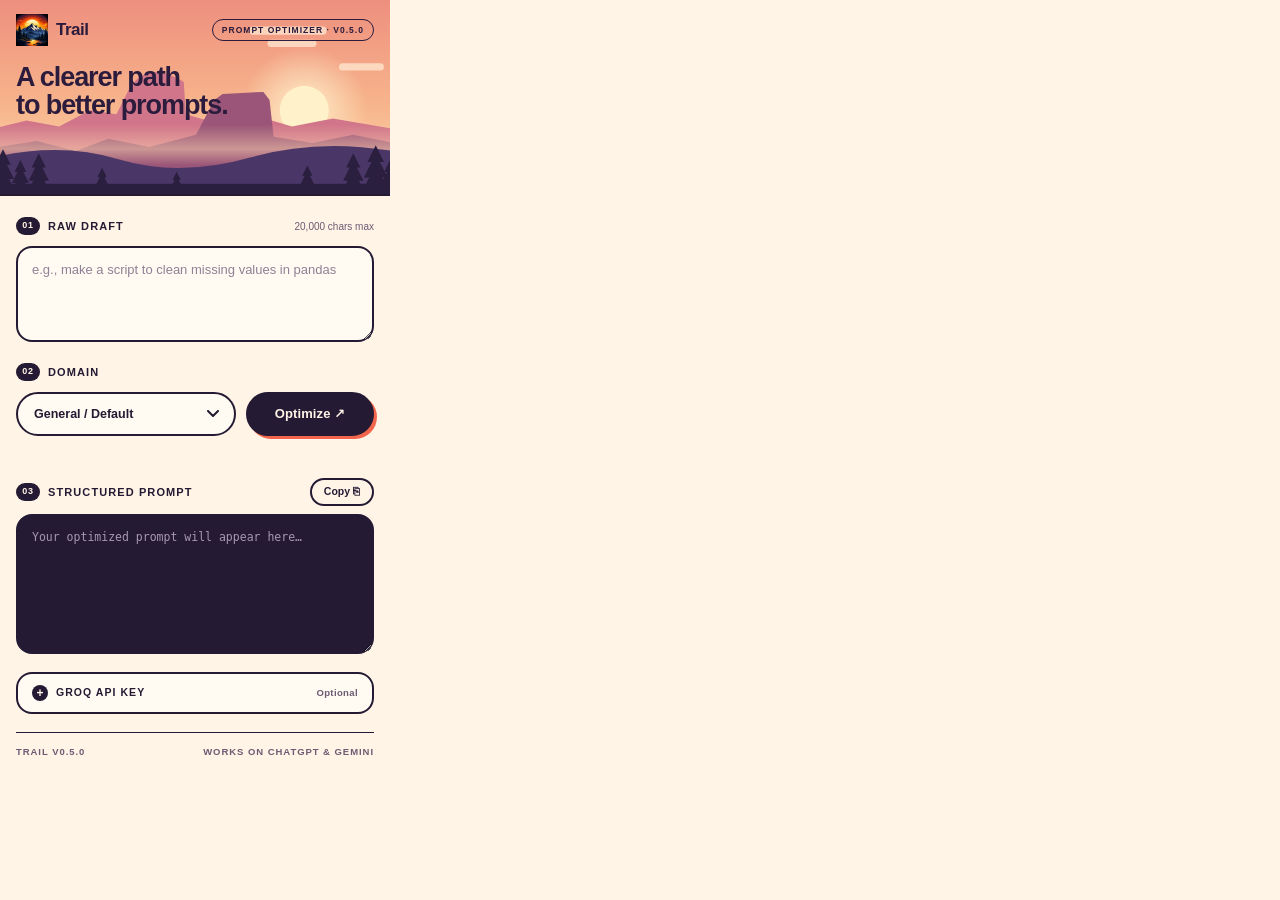
<file: trail/popup.html>
<!DOCTYPE html>
<html lang="en">
<head>
  <meta charset="UTF-8">
  <meta name="viewport" content="width=device-width, initial-scale=1.0">
  <title>Trail – Prompt Optimizer</title>
  <meta name="description" content="Transform sloppy AI prompt drafts into structured, token-efficient inputs.">
  <link rel="stylesheet" href="styles.css">
</head>
<body>

  <!-- Hero: flat illustrated Yosemite sunset -->
  <section class="hero" aria-label="Trail">
    <svg class="scene" viewBox="0 0 390 190" preserveAspectRatio="xMidYMax slice" aria-hidden="true" focusable="false">
      <defs>
        <linearGradient id="sky" x1="0" y1="0" x2="0" y2="1">
          <stop offset="0" stop-color="#EE8F7E"/>
          <stop offset=".55" stop-color="#F7B58C"/>
          <stop offset="1" stop-color="#FFDDB0"/>
        </linearGradient>
        <radialGradient id="glow">
          <stop offset="0" stop-color="#FFF3CF" stop-opacity=".95"/>
          <stop offset="1" stop-color="#FFF3CF" stop-opacity="0"/>
        </radialGradient>
        <linearGradient id="mist" x1="0" y1="0" x2="0" y2="1">
          <stop offset="0" stop-color="#FFD9B0" stop-opacity="0"/>
          <stop offset=".6" stop-color="#FFD9B0" stop-opacity=".5"/>
          <stop offset="1" stop-color="#FFD9B0" stop-opacity="0"/>
        </linearGradient>
        <symbol id="pine" viewBox="0 0 24 44">
          <polygon points="12,0 19,14 15.5,14 22,27 17.5,27 24,40 13.5,40 13.5,44 10.5,44 10.5,40 0,40 6.5,27 2,27 8.5,14 5,14"/>
        </symbol>
      </defs>

      <rect width="390" height="190" fill="url(#sky)"/>

      <g class="l-sun">
        <circle cx="302" cy="108" r="62" fill="url(#glow)"/>
        <circle cx="302" cy="108" r="24" fill="#FFF1C9"/>
      </g>

      <g class="l-clouds" fill="#FFE9D2" opacity=".75">
        <rect x="248" y="26" width="76" height="8" rx="4"/>
        <rect x="266" y="39" width="48" height="7" rx="3.5"/>
        <rect x="336" y="62" width="44" height="7" rx="3.5"/>
      </g>

      <!-- far ridge with a Half Dome-style summit -->
      <g class="l-far">
        <path fill="#D1768A" d="M-10 150 L-10 128 L30 118 L62 124 L92 108 L118 112 L132 84 Q150 62 176 76 L184 80 L186 112 L214 120 L250 112 L290 124 L330 116 L400 128 L400 190 L-10 190Z"/>
      </g>

      <!-- mid ridge with an El Capitan-style wall -->
      <g class="l-mid">
        <path fill="#9A5578" d="M-10 160 L-10 146 L40 138 L78 148 L110 136 L150 144 L196 132 L214 98 L222 92 L262 90 L268 98 L272 134 L310 140 L350 132 L400 142 L400 190 L-10 190Z"/>
      </g>

      <rect y="122" width="390" height="40" fill="url(#mist)"/>

      <g class="l-near">
        <path fill="#4A3768" d="M-10 172 L-10 156 Q60 138 120 156 T250 154 T400 150 L400 190 L-10 190Z"/>
      </g>

      <g class="l-forest" fill="#2A1F3F">
        <rect x="-10" y="180" width="410" height="10"/>
        <use href="#pine" x="-6"  y="146" width="26" height="48"/>
        <use href="#pine" x="14"  y="156" width="20" height="38"/>
        <use href="#pine" x="30"  y="150" width="24" height="44"/>
        <use href="#pine" x="96"  y="164" width="16" height="30"/>
        <use href="#pine" x="170" y="168" width="14" height="26"/>
        <use href="#pine" x="296" y="162" width="18" height="32"/>
        <use href="#pine" x="338" y="150" width="24" height="44"/>
        <use href="#pine" x="358" y="142" width="28" height="52"/>
        <use href="#pine" x="376" y="156" width="20" height="38"/>
      </g>
    </svg>

    <div class="hero-inner">
      <header class="brand-row">
        <div class="brand-lockup">
          <img class="brand-mark" src="icons/icon-48.png" alt="">
          <span class="brand-name">Trail</span>
        </div>
        <span class="tagline">PROMPT OPTIMIZER · V0.5.0</span>
      </header>
      <h1>A clearer path<br>to better prompts.</h1>
    </div>
  </section>

  <main class="container">

    <!-- 01 Raw input -->
    <section class="field">
      <div class="field-head">
        <span class="step">01</span>
        <label for="rawPrompt">Raw draft</label>
        <span class="hint">20,000 chars max</span>
      </div>
      <textarea id="rawPrompt" maxlength="20000" placeholder="e.g., make a script to clean missing values in pandas"></textarea>
    </section>

    <!-- 02 Domain + optimize -->
    <section class="field">
      <div class="field-head">
        <span class="step">02</span>
        <label for="domainSelect">Domain</label>
      </div>
      <div class="controls">
        <select id="domainSelect" title="Select optimization domain">
          <option value="general">General / Default</option>
          <option value="data_science">Data Science &amp; Python</option>
          <option value="software_engineering">Software Engineering</option>
          <option value="quant_finance">Quantitative Finance</option>
          <option value="machine_learning">Machine Learning &amp; MLOps</option>
          <option value="technical_writing">Technical Writing &amp; Docs</option>
          <option value="cybersecurity">Cybersecurity</option>
          <option value="product_management">Product Management</option>
          <option value="business_strategy">Business &amp; Strategy</option>
          <option value="education_research">Education &amp; Research</option>
          <option value="creative_writing">Creative Writing</option>
        </select>
        <button id="optimizeBtn" type="button">Optimize ↗</button>
      </div>
      <span id="statusMsg" role="status" aria-live="polite"></span>
    </section>

    <!-- 03 Output -->
    <section class="field output-group">
      <div class="field-head">
        <span class="step">03</span>
        <label for="structuredPrompt">Structured prompt</label>
        <button id="copyBtn" class="secondary-btn" type="button">Copy ⎘</button>
      </div>
      <textarea id="structuredPrompt" readonly placeholder="Your optimized prompt will appear here…"></textarea>

      <div id="tokenBadge">
        <span class="badge-icon" id="badgeIcon"></span>
        <span class="badge-label" id="badgeLabel"></span>
        <span class="badge-delta" id="badgeDelta"></span>
      </div>
    </section>

    <!-- Optional Groq settings -->
    <details class="api-settings">
      <summary>Groq API key <span class="optional-tag">Optional</span></summary>
      <div class="api-key-group">
        <p class="helper-text">Used for fast AI optimization. Without a key, Trail uses its local template. Your key is stored in this browser and sent to Groq when you optimize. <a href="https://console.groq.com/keys" target="_blank" rel="noopener noreferrer">Get a free Groq key</a></p>
        <label for="apiKey" class="sr-label">API key</label>
        <input type="password" id="apiKey" placeholder="Paste Groq API key here…" autocomplete="off" />
      </div>
    </details>

    <footer>
      <span>Trail v0.5.0</span>
      <span>Works on ChatGPT &amp; Gemini</span>
    </footer>

  </main>

  <script src="shared.js"></script>
  <script src="popup.js"></script>
</body>
</html>
</file>
<file: trail/styles.css>
/* ─────────────────────────────────────────────────────────────────────────────
   Trail – Popup styles
   Direction: flat illustrated Yosemite sunset, warm cream paper, bold grotesque
   type, hard offset shadows, and a colour-sweep hover on buttons.
   Suisse is the reference typeface; it is licensed, so it leads the stack and
   falls back to Inter / Helvetica / system sans when not installed.
   ───────────────────────────────────────────────────────────────────────────── */

:root {
  color-scheme: light;
  --cream: #FFF4E6;
  --paper: #FFFAF2;
  --ink:   #241A33;
  --plum:  #2B1B3D;
  --coral: #F0654B;
  --peach: #FFC9A0;
  --ok:    #1F7A55;
  --err:   #C2331B;
  --muted: #6B5B73;
  --font: "Suisse Int'l", "Suisse", Inter, "Helvetica Neue", Helvetica, Arial, system-ui, sans-serif;
  --mono: ui-monospace, "SF Mono", "JetBrains Mono", Menlo, Consolas, monospace;
  --ease: 200ms cubic-bezier(.2, .7, .2, 1);
}

* { box-sizing: border-box; margin: 0; padding: 0; }

body {
  width: 390px;
  color: var(--ink);
  background: var(--cream);
  font: 13px/1.5 var(--font);
  -webkit-font-smoothing: antialiased;
}

/* ── Hero ─────────────────────────────────────────────────────────────────── */
.hero {
  position: relative;
  height: 196px;
  overflow: hidden;
  background: #F7B58C;
  border-bottom: 2px solid var(--ink);
}
.scene { position: absolute; inset: 0; width: 100%; height: 100%; display: block; }

/* gentle parallax: each layer drifts a different amount on hover */
.scene [class^="l-"] { transition: transform 700ms cubic-bezier(.2, .7, .2, 1); }
.hero:hover .l-sun    { transform: translate(-6px, -5px); }
.hero:hover .l-clouds { transform: translateX(-10px); }
.hero:hover .l-far    { transform: translateX(-3px); }
.hero:hover .l-mid    { transform: translateX(-6px); }
.hero:hover .l-near   { transform: translateX(-10px); }
.hero:hover .l-forest { transform: translateX(-15px); }

.hero-inner { position: relative; padding: 14px 16px; pointer-events: none; }

.brand-row { display: flex; align-items: center; justify-content: space-between; }
.brand-lockup { display: flex; align-items: center; gap: 8px; }
.brand-mark { display: block; width: 32px; height: 32px; }
.brand-name { color: var(--plum); font-size: 17px; font-weight: 800; letter-spacing: -.03em; }
.tagline {
  padding: 4px 9px; color: var(--plum); border: 1.5px solid var(--plum); border-radius: 999px;
  font-size: 8.5px; font-weight: 700; letter-spacing: .12em;
}

h1 {
  margin-top: 18px; color: var(--plum);
  font-size: 27px; line-height: 1.02; font-weight: 800; letter-spacing: -.04em;
}

/* ── Layout ───────────────────────────────────────────────────────────────── */
.container { display: flex; flex-direction: column; gap: 18px; padding: 18px 16px 14px; }
.field { display: flex; flex-direction: column; gap: 8px; }

.field-head { display: flex; align-items: center; gap: 8px; min-height: 24px; }
.step {
  display: inline-grid; place-items: center; min-width: 24px; height: 18px; padding: 0 6px;
  color: var(--cream); background: var(--ink); border-radius: 999px;
  font-size: 9px; font-weight: 700; letter-spacing: .08em;
}
label {
  color: var(--ink); font-size: 11px; font-weight: 800; letter-spacing: .1em; text-transform: uppercase;
}
.sr-label { position: absolute; width: 1px; height: 1px; overflow: hidden; clip: rect(0 0 0 0); white-space: nowrap; }
.hint { margin-left: auto; color: var(--muted); font-size: 10px; }
.field-head .secondary-btn { margin-left: auto; }

/* ── Inputs ───────────────────────────────────────────────────────────────── */
textarea, input[type="password"], select#domainSelect {
  width: 100%; color: var(--ink); background-color: var(--paper);
  border: 2px solid var(--ink); border-radius: 16px;
  font: inherit; outline: none;
  transition: box-shadow var(--ease), transform var(--ease);
}
textarea { padding: 12px 14px; min-height: 96px; resize: vertical; line-height: 1.55; font-size: 13px; }
textarea::placeholder, input::placeholder { color: #8F8195; }
textarea:focus, input[type="password"]:focus, select#domainSelect:focus {
  box-shadow: 4px 4px 0 var(--coral); transform: translate(-1px, -1px);
}
input[type="password"] { height: 40px; padding: 0 14px; font-size: 12px; border-radius: 999px; }

#structuredPrompt {
  min-height: 140px; color: var(--cream); background-color: var(--ink);
  font: 11.5px/1.65 var(--mono);
}
#structuredPrompt::placeholder { color: #A898B3; }

/* ── Controls row ─────────────────────────────────────────────────────────── */
.controls { display: flex; align-items: stretch; gap: 10px; }
select#domainSelect {
  flex: 1; min-width: 0; height: 44px; padding: 0 36px 0 16px; border-radius: 999px;
  appearance: none; font-size: 12.5px; font-weight: 600; cursor: pointer;
  background-image: url("data:image/svg+xml,%3Csvg xmlns='http://www.w3.org/2000/svg' width='12' height='8' viewBox='0 0 12 8'%3E%3Cpath d='M1 1l5 5 5-5' fill='none' stroke='%23241A33' stroke-width='2' stroke-linecap='round' stroke-linejoin='round'/%3E%3C/svg%3E");
  background-repeat: no-repeat; background-position: right 15px center;
}
select option { color: var(--ink); background: var(--paper); }

/* ── Buttons ──────────────────────────────────────────────────────────────── */
button { font: inherit; font-weight: 700; cursor: pointer; }

/* Primary: coral fill sweeps up from the bottom on hover */
#optimizeBtn {
  position: relative; isolation: isolate; overflow: hidden;
  min-width: 128px; height: 44px; padding: 0 20px;
  color: var(--cream); background: var(--ink);
  border: 2px solid var(--ink); border-radius: 999px;
  font-size: 13px; letter-spacing: .01em;
  box-shadow: 3px 3px 0 var(--coral);
  transition: color var(--ease), transform var(--ease), box-shadow var(--ease);
}
#optimizeBtn::before {
  content: ""; position: absolute; inset: 0; z-index: -1; border-radius: inherit;
  background: var(--coral); transform: translateY(101%);
  transition: transform var(--ease);
}
#optimizeBtn:hover { color: var(--ink); }
#optimizeBtn:hover::before { transform: translateY(0); }
#optimizeBtn:active { transform: translate(2px, 2px); box-shadow: 1px 1px 0 var(--coral); }
#optimizeBtn:disabled, button:disabled { opacity: .6; cursor: progress; }

/* Secondary: outlined pill that fills peach from the left */
.secondary-btn {
  position: relative; isolation: isolate; overflow: hidden;
  padding: 4px 12px; color: var(--ink); background: transparent;
  border: 2px solid var(--ink); border-radius: 999px; font-size: 10.5px;
}
.secondary-btn::before {
  content: ""; position: absolute; inset: 0; z-index: -1; background: var(--peach);
  transform: translateX(-101%); transition: transform var(--ease);
}
.secondary-btn:hover::before { transform: translateX(0); }

/* ── Status + token badge ─────────────────────────────────────────────────── */
#statusMsg { display: block; min-height: 16px; color: var(--muted); font-size: 11px; }
#statusMsg.error   { color: var(--err); font-weight: 600; }
#statusMsg.success { color: var(--ok);  font-weight: 600; }

#tokenBadge {
  display: none; align-items: center; gap: 8px; padding: 8px 12px;
  color: var(--ink); background: var(--paper);
  border: 2px solid var(--ink); border-radius: 14px; font-size: 10.5px;
}
#tokenBadge.visible { display: flex; }
#tokenBadge .badge-label { flex: 1; }
#tokenBadge .badge-delta {
  padding: 3px 9px; border-radius: 999px; border: 1.5px solid currentColor;
  font-size: 9.5px; font-weight: 800; white-space: nowrap;
}
#tokenBadge.badge-gain    { background: #DDF0E4; }
#tokenBadge.badge-gain    .badge-delta { color: var(--ok); }
#tokenBadge.badge-loss    { background: #FFE3D9; }
#tokenBadge.badge-loss    .badge-delta { color: var(--err); }
#tokenBadge.badge-neutral .badge-delta { color: var(--muted); }

/* ── API key drawer ───────────────────────────────────────────────────────── */
.api-settings { border: 2px solid var(--ink); border-radius: 16px; background: var(--paper); }
.api-settings summary {
  display: flex; align-items: center; gap: 8px; padding: 11px 14px; list-style: none; cursor: pointer;
  color: var(--ink); font-size: 10.5px; font-weight: 800; letter-spacing: .1em; text-transform: uppercase;
}
.api-settings summary::-webkit-details-marker { display: none; }
.api-settings summary::before { content: "+"; display: inline-grid; place-items: center; width: 16px; height: 16px;
  color: var(--cream); background: var(--ink); border-radius: 50%; font-size: 12px; line-height: 1; letter-spacing: 0; }
.api-settings[open] summary::before { content: "–"; }
.api-settings summary .optional-tag { margin-left: auto; color: var(--muted); font-size: 9.5px; font-weight: 600; letter-spacing: .04em; text-transform: none; }
.api-key-group { display: flex; flex-direction: column; gap: 8px; padding: 0 14px 14px; }
.helper-text { color: var(--muted); font-size: 11px; line-height: 1.5; }
.helper-text a { color: var(--coral); font-weight: 700; text-decoration-thickness: 1.5px; text-underline-offset: 2px; }
.helper-text a:hover { color: var(--ink); }

/* ── Footer ───────────────────────────────────────────────────────────────── */
footer {
  display: flex; justify-content: space-between; padding-top: 12px;
  color: var(--muted); border-top: 1.5px solid var(--ink);
  font-size: 9.5px; font-weight: 700; letter-spacing: .1em; text-transform: uppercase;
}

/* ── Misc ─────────────────────────────────────────────────────────────────── */
:focus-visible { outline: 3px solid var(--coral); outline-offset: 2px; }
textarea:focus-visible, input:focus-visible, select:focus-visible { outline: none; }
::-webkit-scrollbar { width: 6px; } ::-webkit-scrollbar-track { background: transparent; }
::-webkit-scrollbar-thumb { background: var(--ink); border-radius: 6px; }

@media (prefers-reduced-motion: reduce) {
  *, *::before, *::after { transition-duration: .01ms !important; animation-duration: .01ms !important; }
}
</file>
